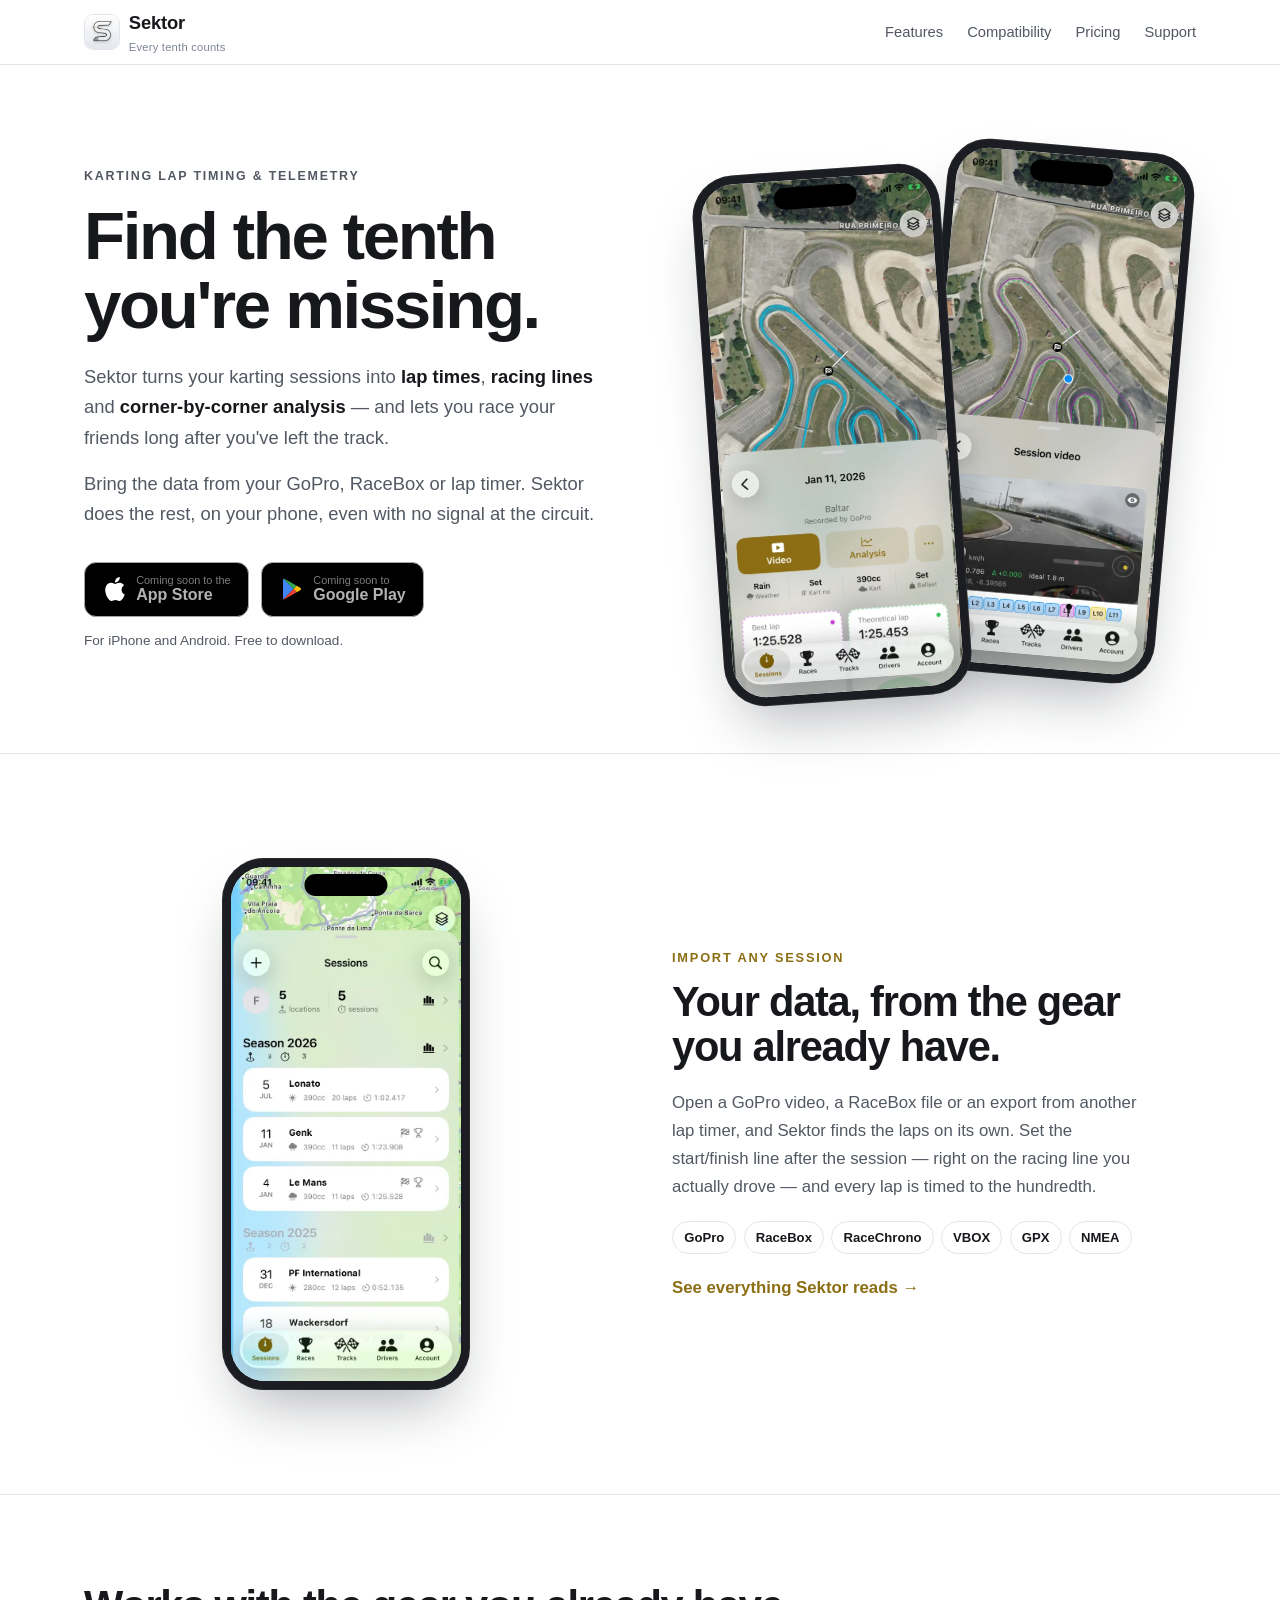
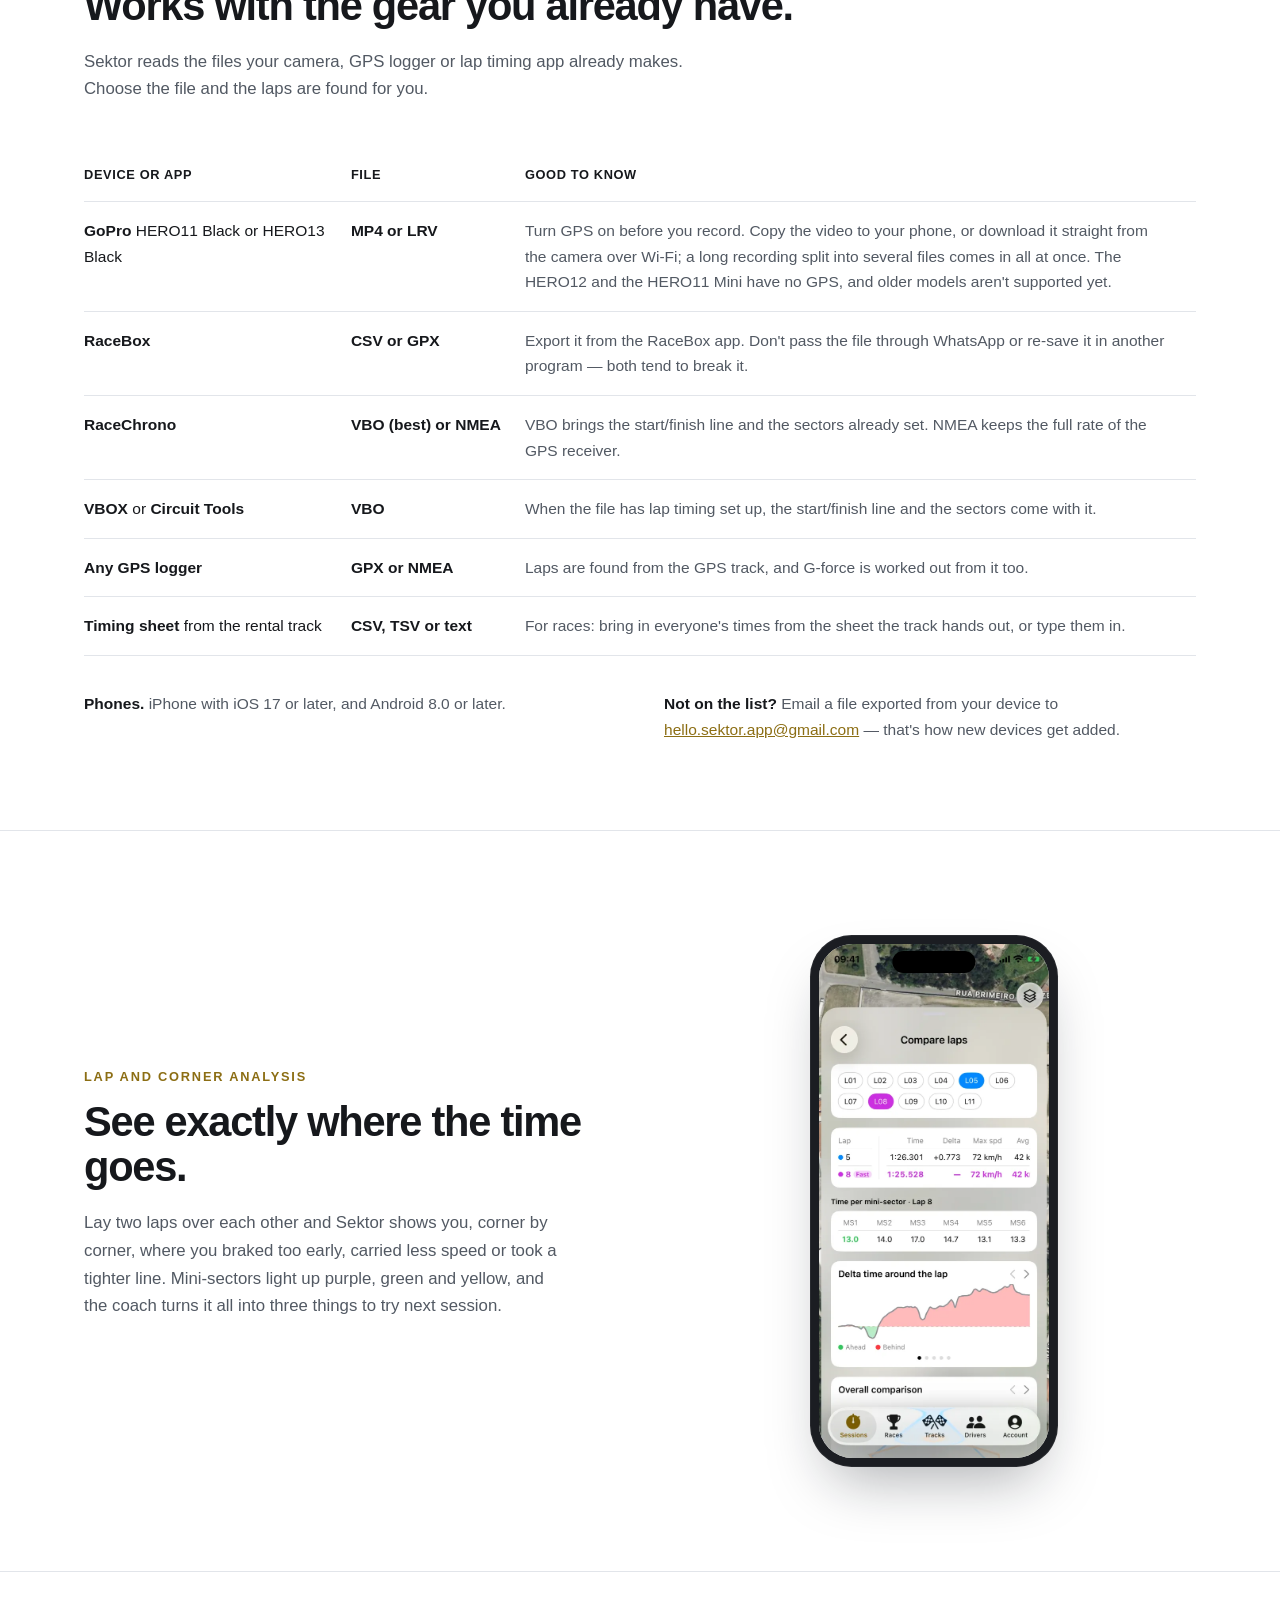
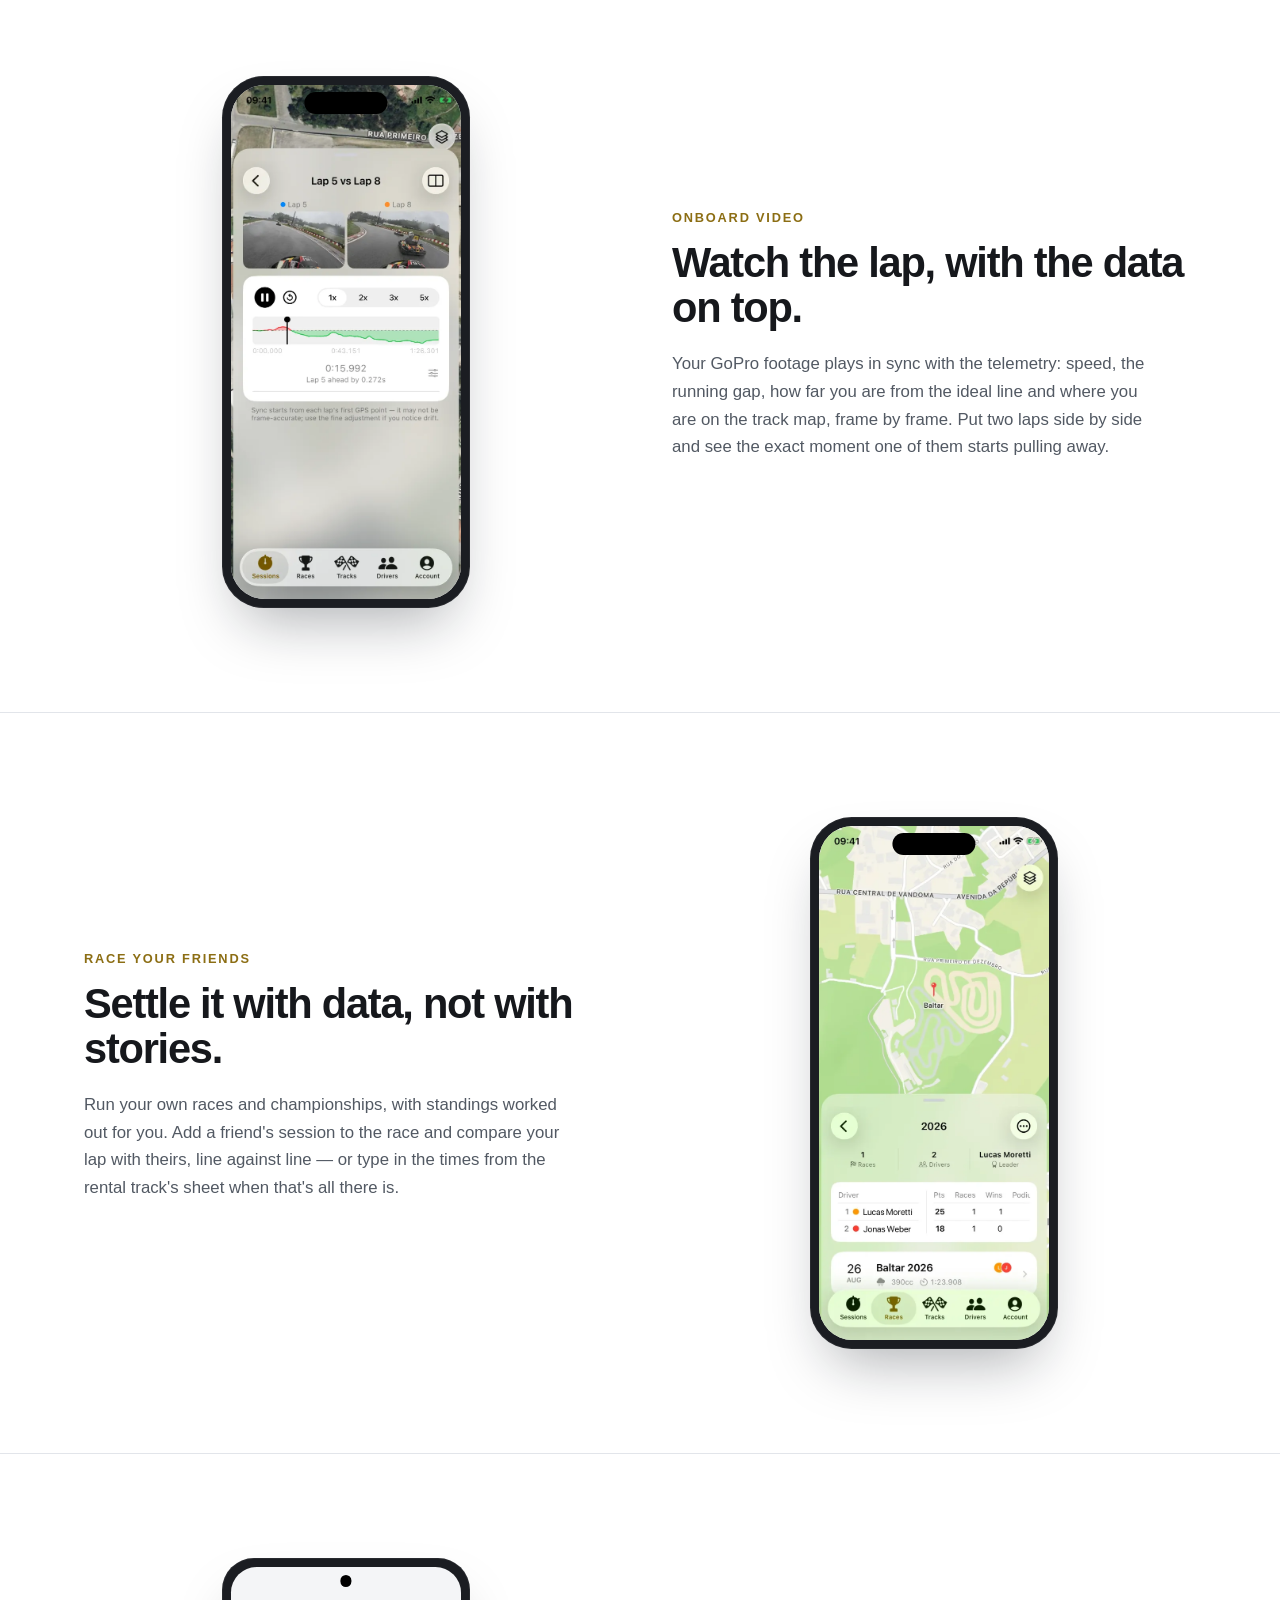
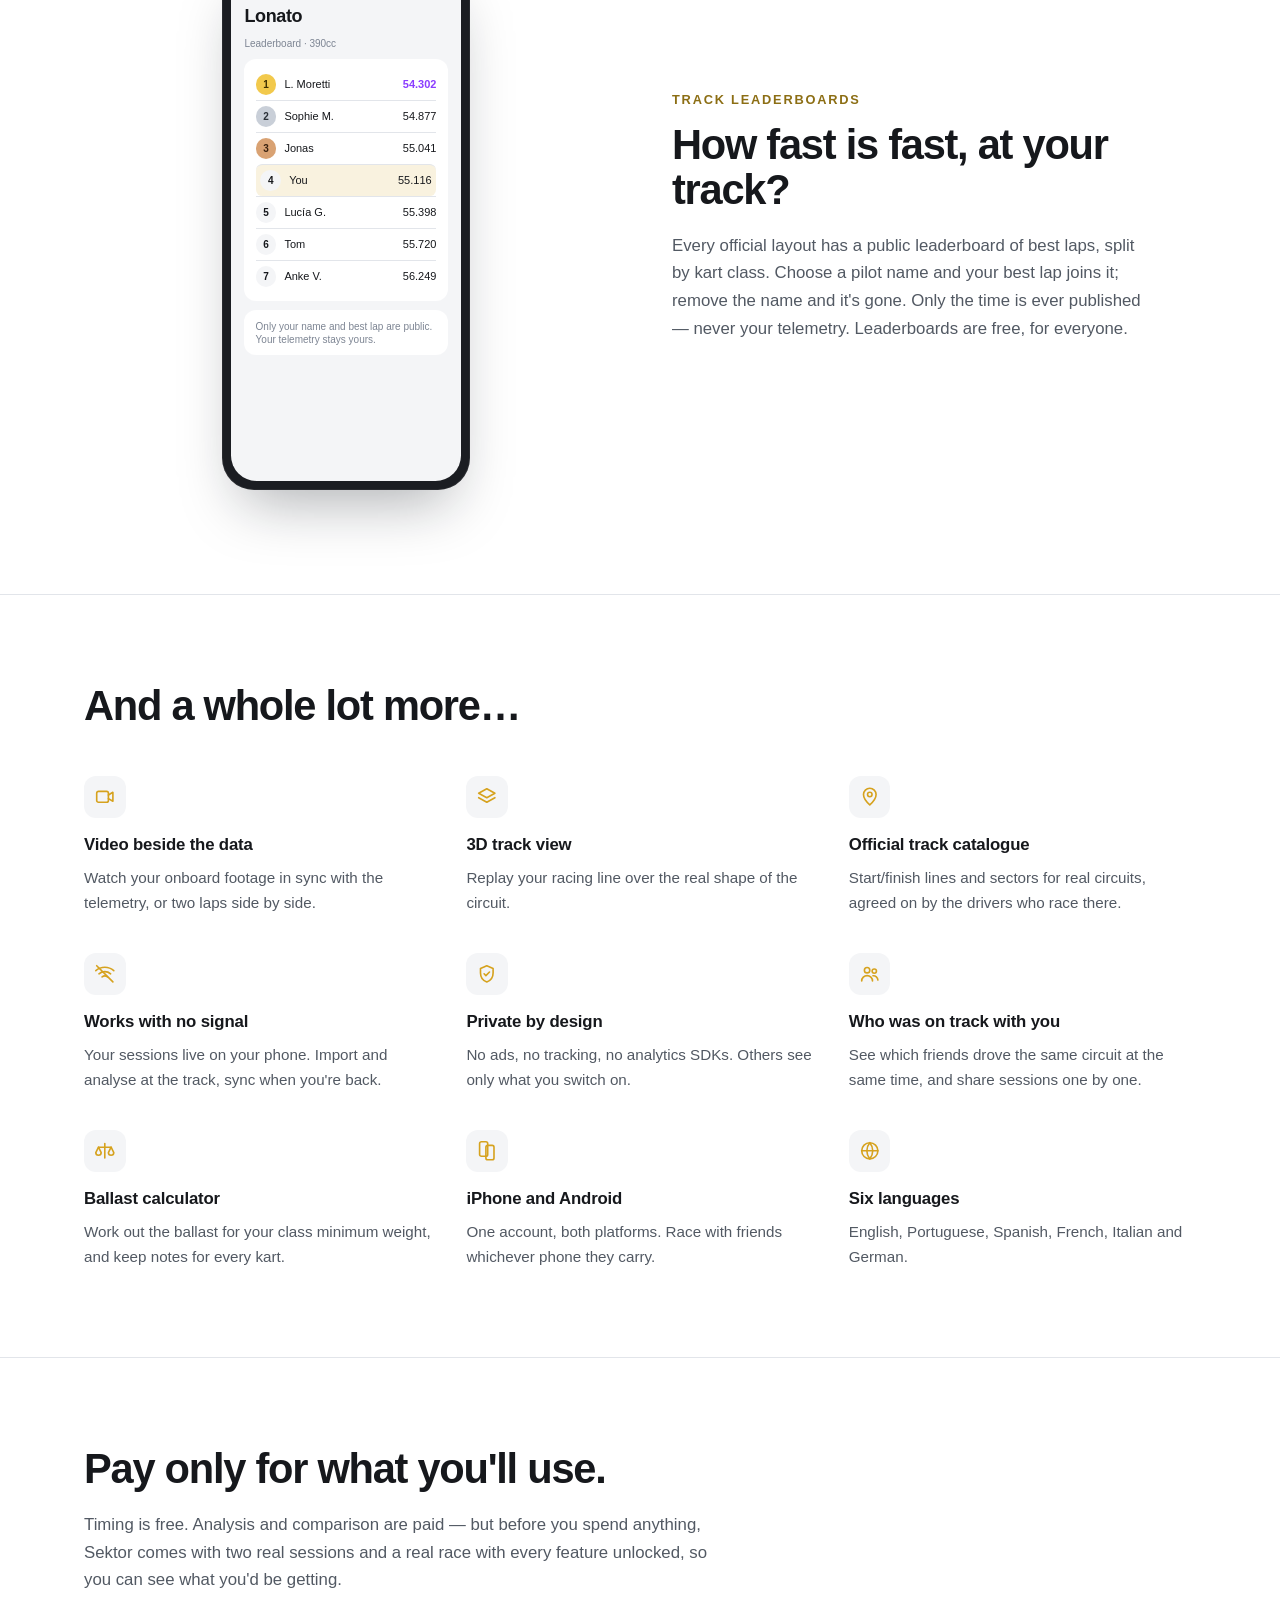
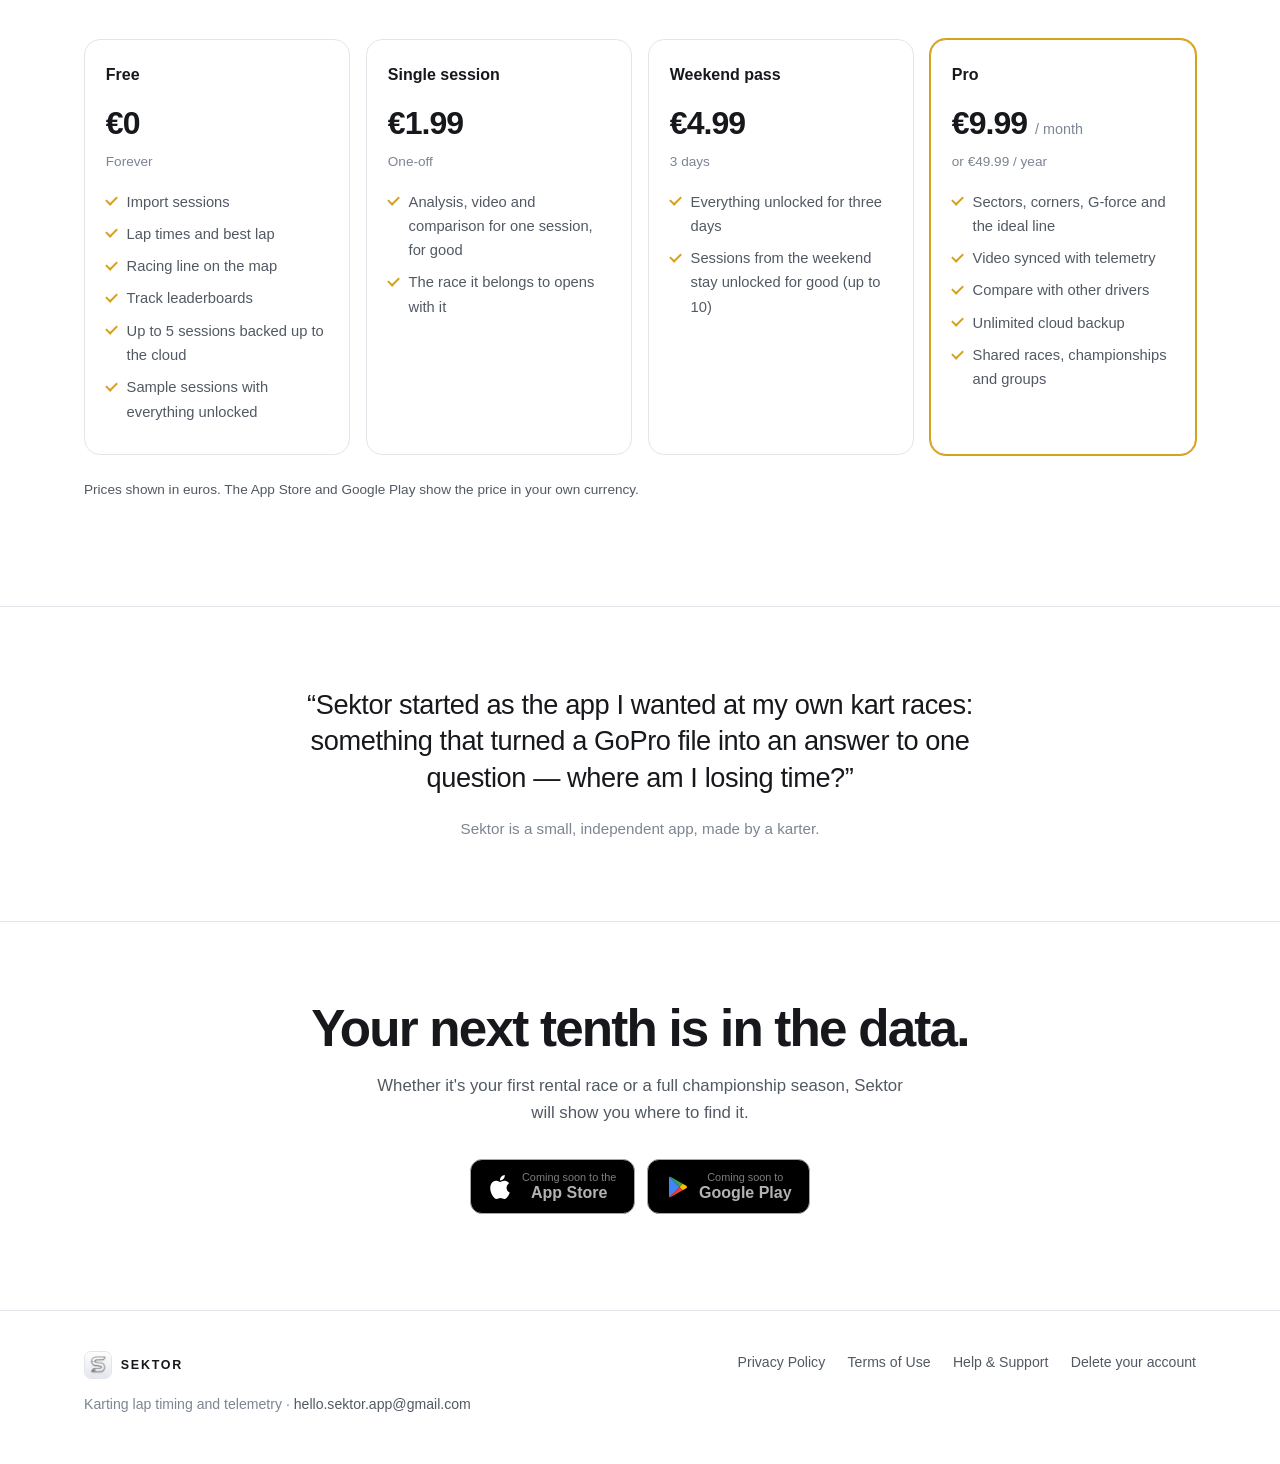
<file: index.html>
<!DOCTYPE html>
<html lang="en">
<head>
<meta charset="utf-8">
<meta name="viewport" content="width=device-width, initial-scale=1">
<title>Sektor · Karting lap timing and telemetry</title>
<meta name="description" content="Sektor turns your karting sessions into lap times, racing lines and corner-by-corner analysis — and lets you race your friends long after you've left the track. For iPhone and Android.">
<meta name="color-scheme" content="light">
<link rel="icon" type="image/png" sizes="32x32" href="favicon-32.png?v=5">
<link rel="apple-touch-icon" href="favicon-180.png?v=5">
<link rel="stylesheet" href="style.css">
</head>
<body class="home">

<svg width="0" height="0" style="position:absolute" aria-hidden="true">
  <defs>
    <linearGradient id="speed" x1="0" y1="0" x2="1" y2="1">
      <stop offset="0" stop-color="#e60514"/>
      <stop offset=".35" stop-color="#f2b705"/>
      <stop offset=".6" stop-color="#1fb85a"/>
      <stop offset=".85" stop-color="#f2b705"/>
      <stop offset="1" stop-color="#e60514"/>
    </linearGradient>
    <path id="track" d="M60 90 C60 65 85 60 105 70 L150 92 C172 103 170 130 148 134 L110 140 C95 143 95 158 110 162 L150 172 C175 179 172 212 148 216 L70 226 C45 229 35 210 45 195 L60 170 C68 158 62 145 50 140 C35 133 40 115 60 90 Z"/>
  </defs>
</svg>

<header class="topbar">
  <div class="container">
    <a class="brand" href="./"><img src="icon.png" alt=""><span>Sektor<small>Every tenth counts</small></span></a>
    <nav>
      <a href="#features">Features</a>
      <a href="#compatibility">Compatibility</a>
      <a href="#pricing">Pricing</a>
      <a href="suporte.html">Support</a>
    </nav>
  </div>
</header>

<main>

<section class="hero">
  <div class="container">
    <div>
      <p class="eyebrow">Karting lap timing &amp; telemetry</p>
      <h1>Find the tenth you're missing.</h1>
      <p class="lead">Sektor turns your karting sessions into <strong>lap times</strong>, <strong>racing lines</strong> and <strong>corner-by-corner analysis</strong> — and lets you race your friends long after you've left the track.</p>
      <p class="lead">Bring the data from your GoPro, RaceBox or lap timer. Sektor does the rest, on your phone, even with no signal at the circuit.</p>
      <div class="stores">
        <span class="store"><svg viewBox="0 0 24 24"><path d="M12.152 6.896c-.948 0-2.415-1.078-3.96-1.04-2.04.027-3.91 1.183-4.961 3.014-2.117 3.675-.546 9.103 1.519 12.09 1.013 1.454 2.208 3.09 3.792 3.039 1.52-.065 2.09-.987 3.935-.987 1.831 0 2.35.987 3.96.948 1.637-.026 2.676-1.48 3.676-2.948 1.156-1.688 1.636-3.325 1.662-3.415-.039-.013-3.182-1.221-3.22-4.857-.026-3.04 2.48-4.494 2.597-4.559-1.429-2.09-3.623-2.324-4.39-2.376-2-.156-3.675 1.09-4.61 1.09ZM15.53 3.83c.843-1.012 1.4-2.427 1.245-3.83-1.207.052-2.662.805-3.532 1.818-.78.896-1.454 2.338-1.273 3.714 1.338.104 2.715-.688 3.559-1.701"/></svg><span><span>Coming soon to the</span><b>App Store</b></span></span>
        <span class="store"><svg viewBox="0 0 24 24"><path fill="#4285F4" d="M3.6 1.8 13.5 12l-9.9 10.2c-.4-.2-.6-.6-.6-1.1V2.9c0-.5.2-.9.6-1.1Z"/><path fill="#34A853" d="M3.6 1.8c.3-.2.8-.2 1.3.1l11.8 6.8-3.2 3.3Z"/><path fill="#FBBC04" d="m16.7 8.7 3.6 2.1c.9.5.9 1.9 0 2.4l-3.6 2.1-3.2-3.3Z"/><path fill="#EA4335" d="M3.6 22.2 13.5 12l3.2 3.3-11.8 6.8c-.5.3-1 .3-1.3.1Z"/></svg><span><span>Coming soon to</span><b>Google Play</b></span></span>
      </div>
      <p class="store-note">For iPhone and Android. Free to download.</p>
    </div>

    <div class="phones" aria-hidden="true">
      <div class="phone ios">
        <div class="screen">
          <img src="screenshots/session-map.webp" alt="" width="600" height="1299">
        </div>
      </div>

      <div class="phone ios">
        <div class="screen">
          <img src="screenshots/video.webp" alt="" width="600" height="1299">
        </div>
      </div>
    </div>
  </div>
</section>

<section class="feature flip" id="features">
  <div class="container">
    <div class="copy">
      <h2>Import any session</h2>
      <h3>Your data, from the gear you already have.</h3>
      <p>Open a GoPro video, a RaceBox file or an export from another lap timer, and Sektor finds the laps on its own. Set the start/finish line after the session — right on the racing line you actually drove — and every lap is timed to the hundredth.</p>
      <ul class="chips">
        <li>GoPro</li><li>RaceBox</li><li>RaceChrono</li><li>VBOX</li><li>GPX</li><li>NMEA</li>
      </ul>
      <p class="see-all"><a href="#compatibility">See everything Sektor reads →</a></p>
    </div>
    <div class="visual" aria-hidden="true">
      <div class="phone ios solo">
        <div class="screen">
          <img src="screenshots/sessions-list.webp" alt="" loading="lazy" width="600" height="1299">
        </div>
      </div>
    </div>
  </div>
</section>

<section class="compat" id="compatibility">
  <div class="container">
    <h2 class="section-title">Works with the gear you already have.</h2>
    <p class="intro">Sektor reads the files your camera, GPS logger or lap timing app already makes. Choose the file and the laps are found for you.</p>
    <table>
      <thead><tr><th>Device or app</th><th>File</th><th>Good to know</th></tr></thead>
      <tbody>
        <tr><td><b>GoPro</b> HERO11 Black or HERO13 Black</td><td>MP4 or LRV</td><td>Turn GPS on before you record. Copy the video to your phone, or download it straight from the camera over Wi-Fi; a long recording split into several files comes in all at once. The HERO12 and the HERO11 Mini have no GPS, and older models aren't supported yet.</td></tr>
        <tr><td><b>RaceBox</b></td><td>CSV or GPX</td><td>Export it from the RaceBox app. Don't pass the file through WhatsApp or re-save it in another program — both tend to break it.</td></tr>
        <tr><td><b>RaceChrono</b></td><td>VBO (best) or NMEA</td><td>VBO brings the start/finish line and the sectors already set. NMEA keeps the full rate of the GPS receiver.</td></tr>
        <tr><td><b>VBOX</b> or <b>Circuit Tools</b></td><td>VBO</td><td>When the file has lap timing set up, the start/finish line and the sectors come with it.</td></tr>
        <tr><td><b>Any GPS logger</b></td><td>GPX or NMEA</td><td>Laps are found from the GPS track, and G-force is worked out from it too.</td></tr>
        <tr><td><b>Timing sheet</b> from the rental track</td><td>CSV, TSV or text</td><td>For races: bring in everyone's times from the sheet the track hands out, or type them in.</td></tr>
      </tbody>
    </table>
    <div class="compat-foot">
      <p><strong>Phones.</strong> iPhone with iOS 17 or later, and Android 8.0 or later.</p>
      <p><strong>Not on the list?</strong> Email a file exported from your device to <a href="mailto:hello.sektor.app@gmail.com">hello.sektor.app@gmail.com</a> — that's how new devices get added.</p>
    </div>
  </div>
</section>

<section class="feature">
  <div class="container">
    <div class="copy">
      <h2>Lap and corner analysis</h2>
      <h3>See exactly where the time goes.</h3>
      <p>Lay two laps over each other and Sektor shows you, corner by corner, where you braked too early, carried less speed or took a tighter line. Mini-sectors light up purple, green and yellow, and the coach turns it all into three things to try next session.</p>
    </div>
    <div class="visual" aria-hidden="true">
      <div class="phone ios solo">
        <div class="screen">
          <img src="screenshots/compare-laps.webp" alt="" loading="lazy" width="600" height="1299">
        </div>
      </div>
    </div>
  </div>
</section>

<section class="feature flip">
  <div class="container">
    <div class="copy">
      <h2>Onboard video</h2>
      <h3>Watch the lap, with the data on top.</h3>
      <p>Your GoPro footage plays in sync with the telemetry: speed, the running gap, how far you are from the ideal line and where you are on the track map, frame by frame. Put two laps side by side and see the exact moment one of them starts pulling away.</p>
    </div>
    <div class="visual" aria-hidden="true">
      <div class="phone ios solo">
        <div class="screen">
          <img src="screenshots/video-compare.webp" alt="" loading="lazy" width="600" height="1299">
        </div>
      </div>
    </div>
  </div>
</section>

<section class="feature">
  <div class="container">
    <div class="copy">
      <h2>Race your friends</h2>
      <h3>Settle it with data, not with stories.</h3>
      <p>Run your own races and championships, with standings worked out for you. Add a friend's session to the race and compare your lap with theirs, line against line — or type in the times from the rental track's sheet when that's all there is.</p>
    </div>
    <div class="visual" aria-hidden="true">
      <div class="phone ios solo">
        <div class="screen">
          <img src="screenshots/championship.webp" alt="" loading="lazy" width="600" height="1299">
        </div>
      </div>
    </div>
  </div>
</section>

<section class="feature flip">
  <div class="container">
    <div class="copy">
      <h2>Track leaderboards</h2>
      <h3>How fast is fast, at your track?</h3>
      <p>Every official layout has a public leaderboard of best laps, split by kart class. Choose a pilot name and your best lap joins it; remove the name and it's gone. Only the time is ever published — never your telemetry. Leaderboards are free, for everyone.</p>
    </div>
    <div class="visual" aria-hidden="true">
      <div class="phone android solo">
        <div class="screen">
          <div class="pane">
            <h3>Lonato</h3>
            <div class="sub">Leaderboard · 390cc</div>
            <div class="card">
              <ul class="rows">
                <li style="border-top:0"><span class="pos p1">1</span><span class="who">L. Moretti</span><span class="best">54.302</span></li>
                <li><span class="pos p2">2</span><span class="who">Sophie M.</span><span>54.877</span></li>
                <li><span class="pos p3">3</span><span class="who">Jonas</span><span>55.041</span></li>
                <li class="me"><span class="pos">4</span><span class="who">You</span><span>55.116</span></li>
                <li><span class="pos">5</span><span class="who">Lucía G.</span><span>55.398</span></li>
                <li><span class="pos">6</span><span class="who">Tom</span><span>55.720</span></li>
                <li><span class="pos">7</span><span class="who">Anke V.</span><span>56.249</span></li>
              </ul>
            </div>
            <div class="card">
              <div class="sub">Only your name and best lap are public. Your telemetry stays yours.</div>
            </div>
          </div>
        </div>
      </div>
    </div>
  </div>
</section>

<section class="more">
  <div class="container">
    <h2 class="section-title">And a whole lot more…</h2>
    <div class="grid">
      <div>
        <div class="icon"><svg viewBox="0 0 24 24"><rect x="3" y="6" width="13" height="12" rx="2"/><path d="m16 10 5-3v10l-5-3"/></svg></div>
        <h4>Video beside the data</h4>
        <p>Watch your onboard footage in sync with the telemetry, or two laps side by side.</p>
      </div>
      <div>
        <div class="icon"><svg viewBox="0 0 24 24"><path d="M12 3 3 8l9 5 9-5-9-5Z"/><path d="m3 13 9 5 9-5"/></svg></div>
        <h4>3D track view</h4>
        <p>Replay your racing line over the real shape of the circuit.</p>
      </div>
      <div>
        <div class="icon"><svg viewBox="0 0 24 24"><path d="M12 21s-7-6.2-7-11.5A7 7 0 0 1 19 9.5C19 14.8 12 21 12 21Z"/><circle cx="12" cy="9.5" r="2.5"/></svg></div>
        <h4>Official track catalogue</h4>
        <p>Start/finish lines and sectors for real circuits, agreed on by the drivers who race there.</p>
      </div>
      <div>
        <div class="icon"><svg viewBox="0 0 24 24"><path d="M2 8.5a15 15 0 0 1 20 0"/><path d="M5.5 12a10 10 0 0 1 13 0"/><path d="M9 15.5a5 5 0 0 1 6 0"/><path d="M3 3l18 18"/></svg></div>
        <h4>Works with no signal</h4>
        <p>Your sessions live on your phone. Import and analyse at the track, sync when you're back.</p>
      </div>
      <div>
        <div class="icon"><svg viewBox="0 0 24 24"><path d="M12 3 5 6v5c0 4.5 3 8.5 7 10 4-1.5 7-5.5 7-10V6l-7-3Z"/><path d="m9 12 2 2 4-4"/></svg></div>
        <h4>Private by design</h4>
        <p>No ads, no tracking, no analytics SDKs. Others see only what you switch on.</p>
      </div>
      <div>
        <div class="icon"><svg viewBox="0 0 24 24"><circle cx="9" cy="8" r="3"/><path d="M3 20a6 6 0 0 1 12 0"/><circle cx="17" cy="9" r="2.4"/><path d="M15.5 14.2A5 5 0 0 1 21 19"/></svg></div>
        <h4>Who was on track with you</h4>
        <p>See which friends drove the same circuit at the same time, and share sessions one by one.</p>
      </div>
      <div>
        <div class="icon"><svg viewBox="0 0 24 24"><path d="M12 4v16"/><path d="M5 8h14"/><path d="m5 8-3 6a3 3 0 0 0 6 0L5 8Z"/><path d="m19 8-3 6a3 3 0 0 0 6 0l-3-6Z"/></svg></div>
        <h4>Ballast calculator</h4>
        <p>Work out the ballast for your class minimum weight, and keep notes for every kart.</p>
      </div>
      <div>
        <div class="icon"><svg viewBox="0 0 24 24"><rect x="4" y="2" width="9" height="16" rx="2"/><rect x="11" y="6" width="9" height="16" rx="2"/></svg></div>
        <h4>iPhone and Android</h4>
        <p>One account, both platforms. Race with friends whichever phone they carry.</p>
      </div>
      <div>
        <div class="icon"><svg viewBox="0 0 24 24"><circle cx="12" cy="12" r="9"/><path d="M3 12h18"/><path d="M12 3a14 14 0 0 1 0 18a14 14 0 0 1 0-18Z"/></svg></div>
        <h4>Six languages</h4>
        <p>English, Portuguese, Spanish, French, Italian and German.</p>
      </div>
    </div>
  </div>
</section>

<section class="pricing" id="pricing">
  <div class="container">
    <h2 class="section-title">Pay only for what you'll use.</h2>
    <p class="intro">Timing is free. Analysis and comparison are paid — but before you spend anything, Sektor comes with two real sessions and a real race with every feature unlocked, so you can see what you'd be getting.</p>
    <div class="plans">
      <div class="plan">
        <h4>Free</h4>
        <div class="price">€0</div>
        <p class="alt">Forever</p>
        <ul>
          <li>Import sessions</li>
          <li>Lap times and best lap</li>
          <li>Racing line on the map</li>
          <li>Track leaderboards</li>
          <li>Up to 5 sessions backed up to the cloud</li>
          <li>Sample sessions with everything unlocked</li>
        </ul>
      </div>
      <div class="plan">
        <h4>Single session</h4>
        <div class="price">€1.99</div>
        <p class="alt">One-off</p>
        <ul>
          <li>Analysis, video and comparison for one session, for good</li>
          <li>The race it belongs to opens with it</li>
        </ul>
      </div>
      <div class="plan">
        <h4>Weekend pass</h4>
        <div class="price">€4.99</div>
        <p class="alt">3 days</p>
        <ul>
          <li>Everything unlocked for three days</li>
          <li>Sessions from the weekend stay unlocked for good (up to 10)</li>
        </ul>
      </div>
      <div class="plan featured">
        <h4>Pro</h4>
        <div class="price">€9.99 <small>/ month</small></div>
        <p class="alt">or €49.99 / year</p>
        <ul>
          <li>Sectors, corners, G-force and the ideal line</li>
          <li>Video synced with telemetry</li>
          <li>Compare with other drivers</li>
          <li>Unlimited cloud backup</li>
          <li>Shared races, championships and groups</li>
        </ul>
      </div>
    </div>
    <p class="fineprint">Prices shown in euros. The App Store and Google Play show the price in your own currency.</p>
  </div>
</section>

<section class="maker">
  <div class="container">
    <blockquote>“Sektor started as the app I wanted at my own kart races: something that turned a GoPro file into an answer to one question — where am I losing time?”</blockquote>
    <cite>Sektor is a small, independent app, made by a karter.</cite>
  </div>
</section>

<section class="cta">
  <div class="container">
    <h2>Your next tenth is in the data.</h2>
    <p>Whether it's your first rental race or a full championship season, Sektor will show you where to find it.</p>
    <div class="stores">
      <span class="store"><svg viewBox="0 0 24 24"><path d="M12.152 6.896c-.948 0-2.415-1.078-3.96-1.04-2.04.027-3.91 1.183-4.961 3.014-2.117 3.675-.546 9.103 1.519 12.09 1.013 1.454 2.208 3.09 3.792 3.039 1.52-.065 2.09-.987 3.935-.987 1.831 0 2.35.987 3.96.948 1.637-.026 2.676-1.48 3.676-2.948 1.156-1.688 1.636-3.325 1.662-3.415-.039-.013-3.182-1.221-3.22-4.857-.026-3.04 2.48-4.494 2.597-4.559-1.429-2.09-3.623-2.324-4.39-2.376-2-.156-3.675 1.09-4.61 1.09ZM15.53 3.83c.843-1.012 1.4-2.427 1.245-3.83-1.207.052-2.662.805-3.532 1.818-.78.896-1.454 2.338-1.273 3.714 1.338.104 2.715-.688 3.559-1.701"/></svg><span><span>Coming soon to the</span><b>App Store</b></span></span>
      <span class="store"><svg viewBox="0 0 24 24"><path fill="#4285F4" d="M3.6 1.8 13.5 12l-9.9 10.2c-.4-.2-.6-.6-.6-1.1V2.9c0-.5.2-.9.6-1.1Z"/><path fill="#34A853" d="M3.6 1.8c.3-.2.8-.2 1.3.1l11.8 6.8-3.2 3.3Z"/><path fill="#FBBC04" d="m16.7 8.7 3.6 2.1c.9.5.9 1.9 0 2.4l-3.6 2.1-3.2-3.3Z"/><path fill="#EA4335" d="M3.6 22.2 13.5 12l3.2 3.3-11.8 6.8c-.5.3-1 .3-1.3.1Z"/></svg><span><span>Coming soon to</span><b>Google Play</b></span></span>
    </div>
  </div>
</section>

</main>

<footer class="footer">
  <div class="container">
    <div>
      <a class="brand" href="./" style="color:var(--ink);font-weight:700"><img src="icon.png" alt="">Sektor</a>
      <p>Karting lap timing and telemetry · <a href="mailto:hello.sektor.app@gmail.com">hello.sektor.app@gmail.com</a></p>
    </div>
    <nav>
      <a href="privacidade.html">Privacy Policy</a>
      <a href="termos.html">Terms of Use</a>
      <a href="suporte.html">Help &amp; Support</a>
      <a href="apagar-conta.html">Delete your account</a>
    </nav>
  </div>
</footer>

</body>
</html>
</file>
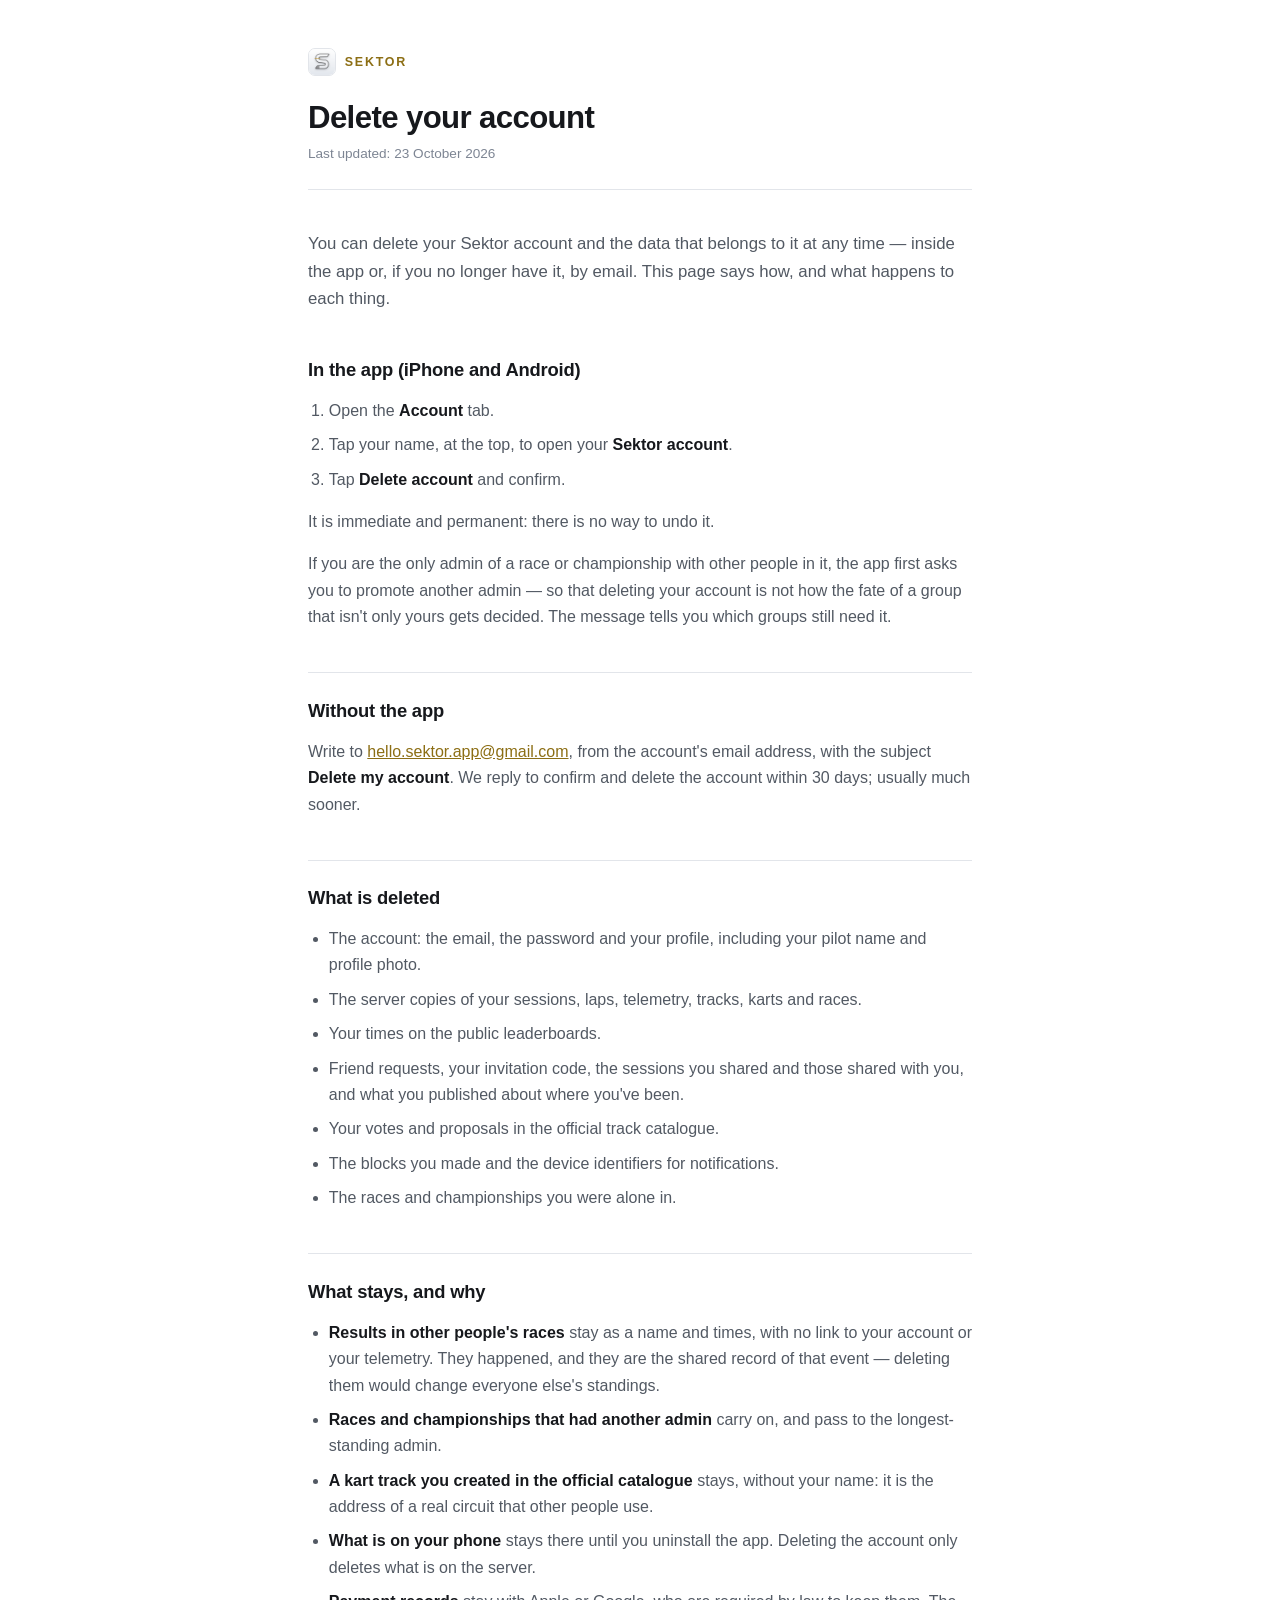
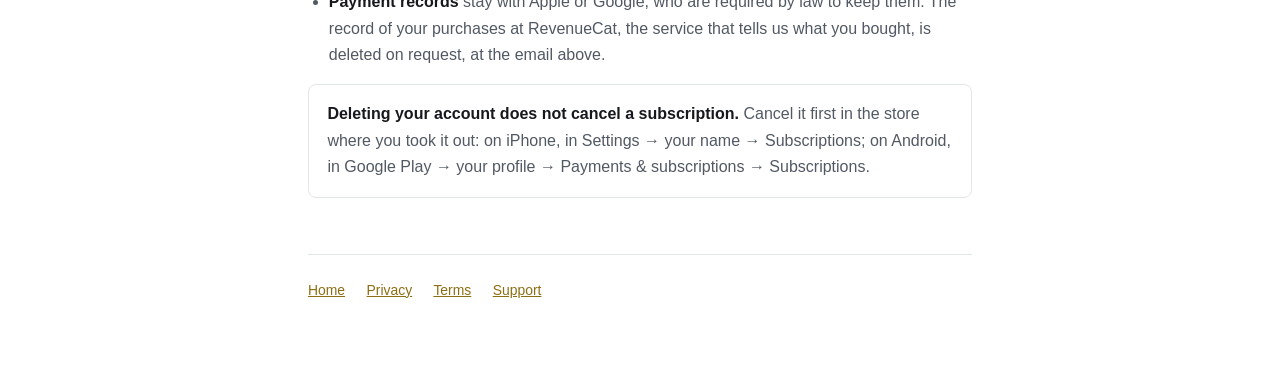
<file: apagar-conta.html>
<!DOCTYPE html>
<html lang="en">
<head>
<meta charset="utf-8">
<meta name="viewport" content="width=device-width, initial-scale=1">
<title>Delete your account · Sektor</title>
<link rel="icon" type="image/png" sizes="32x32" href="favicon-32.png?v=5">
<link rel="apple-touch-icon" href="favicon-180.png?v=5">
<link rel="stylesheet" href="style.css">
</head>
<body>
<div class="wrap">

<header class="site">
  <a class="brand" href="./"><img src="icon.png" alt="">Sektor</a>
  <h1>Delete your account</h1>
  <p class="updated">Last updated: 23 October 2026</p>
</header>

<p class="lead">You can delete your Sektor account and the data that belongs to it at any time — inside the app or, if you no longer have it, by email. This page says how, and what happens to each thing.</p>

<h2>In the app (iPhone and Android)</h2>
<ol>
  <li>Open the <strong>Account</strong> tab.</li>
  <li>Tap your name, at the top, to open your <strong>Sektor account</strong>.</li>
  <li>Tap <strong>Delete account</strong> and confirm.</li>
</ol>
<p>It is immediate and permanent: there is no way to undo it.</p>
<p>If you are the only admin of a race or championship with other people in it, the app first asks you to promote another admin — so that deleting your account is not how the fate of a group that isn't only yours gets decided. The message tells you which groups still need it.</p>

<h2>Without the app</h2>
<p>Write to <a href="mailto:hello.sektor.app@gmail.com?subject=Delete%20my%20account">hello.sektor.app@gmail.com</a>, from the account's email address, with the subject <strong>Delete my account</strong>. We reply to confirm and delete the account within 30 days; usually much sooner.</p>

<h2>What is deleted</h2>
<ul>
  <li>The account: the email, the password and your profile, including your pilot name and profile photo.</li>
  <li>The server copies of your sessions, laps, telemetry, tracks, karts and races.</li>
  <li>Your times on the public leaderboards.</li>
  <li>Friend requests, your invitation code, the sessions you shared and those shared with you, and what you published about where you've been.</li>
  <li>Your votes and proposals in the official track catalogue.</li>
  <li>The blocks you made and the device identifiers for notifications.</li>
  <li>The races and championships you were alone in.</li>
</ul>

<h2>What stays, and why</h2>
<ul>
  <li><strong>Results in other people's races</strong> stay as a name and times, with no link to your account or your telemetry. They happened, and they are the shared record of that event — deleting them would change everyone else's standings.</li>
  <li><strong>Races and championships that had another admin</strong> carry on, and pass to the longest-standing admin.</li>
  <li><strong>A kart track you created in the official catalogue</strong> stays, without your name: it is the address of a real circuit that other people use.</li>
  <li><strong>What is on your phone</strong> stays there until you uninstall the app. Deleting the account only deletes what is on the server.</li>
  <li><strong>Payment records</strong> stay with Apple or Google, who are required by law to keep them. The record of your purchases at RevenueCat, the service that tells us what you bought, is deleted on request, at the email above.</li>
</ul>

<div class="box">
  <p><strong>Deleting your account does not cancel a subscription.</strong> Cancel it first in the store where you took it out: on iPhone, in Settings → your name → Subscriptions; on Android, in Google Play → your profile → Payments &amp; subscriptions → Subscriptions.</p>
</div>

<footer class="site">
  <a href="./">Home</a>
  <a href="privacidade.html">Privacy</a>
  <a href="termos.html">Terms</a>
  <a href="suporte.html">Support</a>
</footer>

</div>
</body>
</html>
</file>
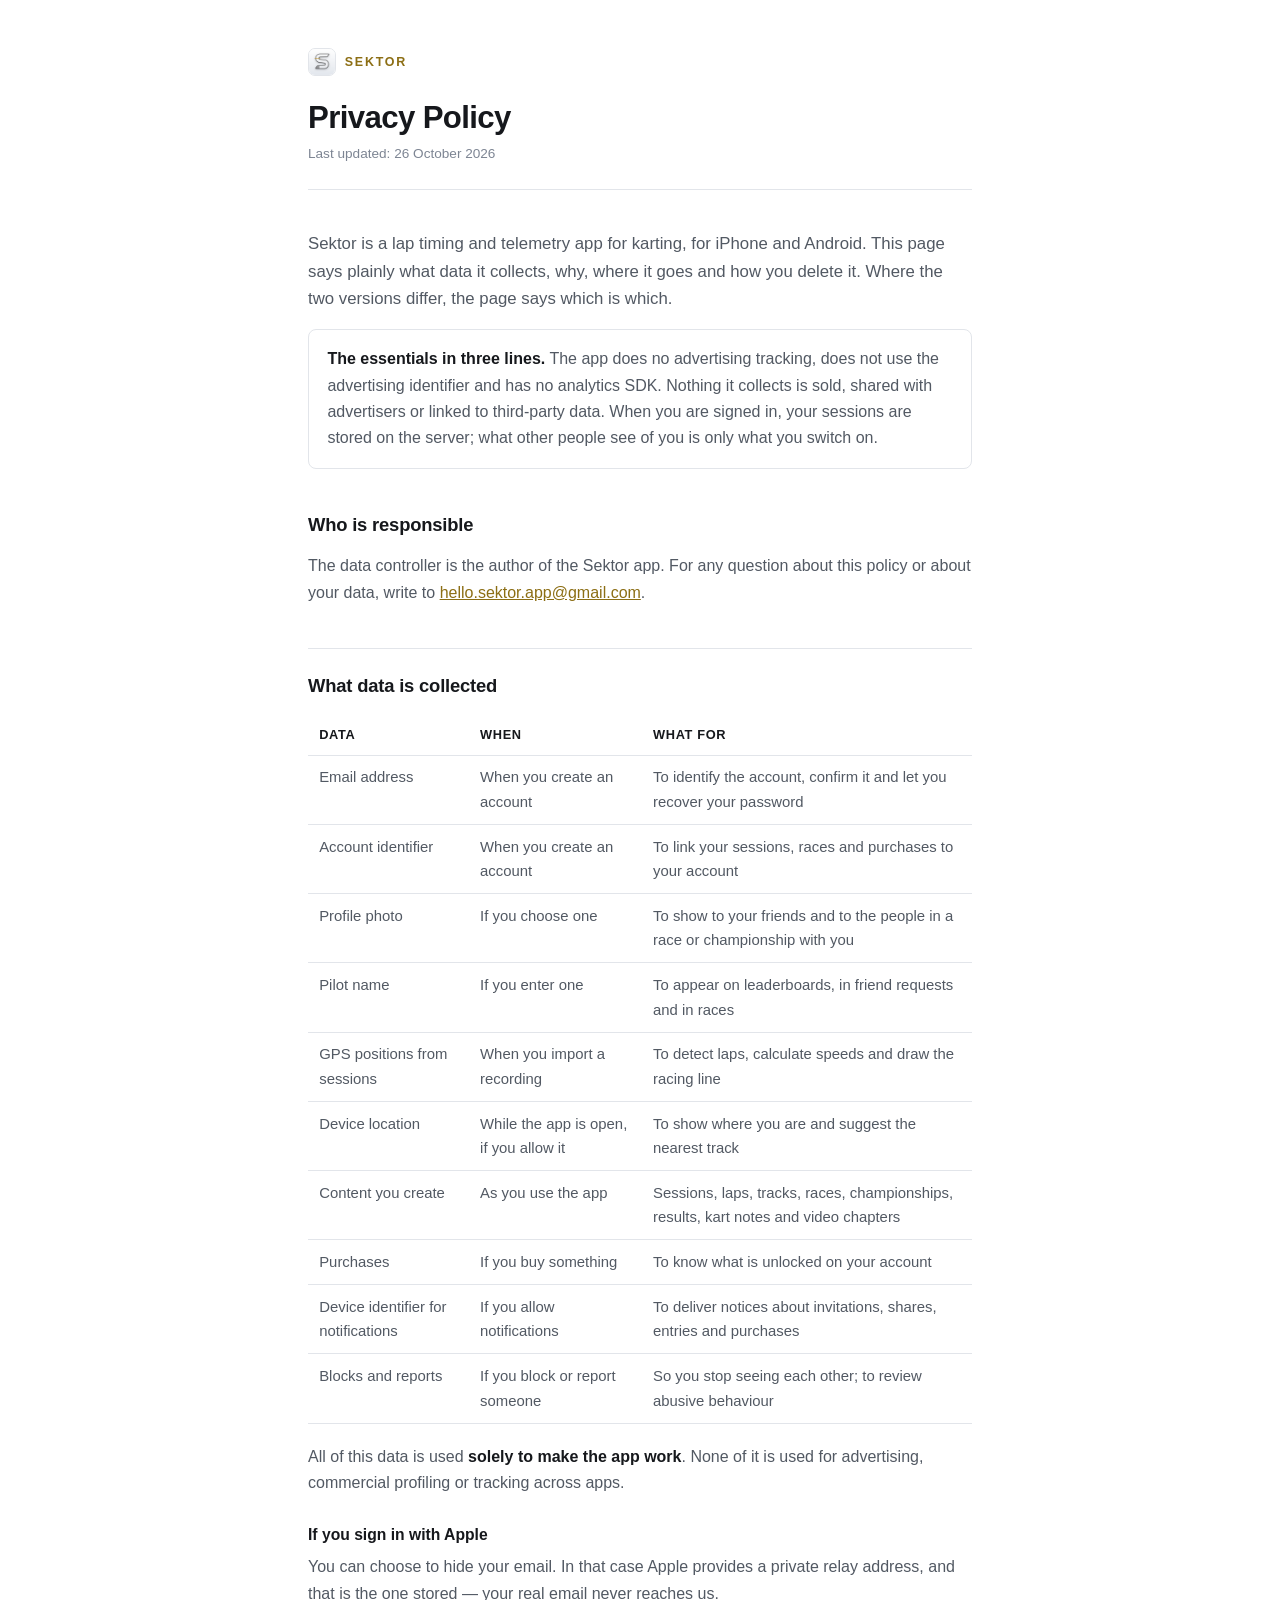
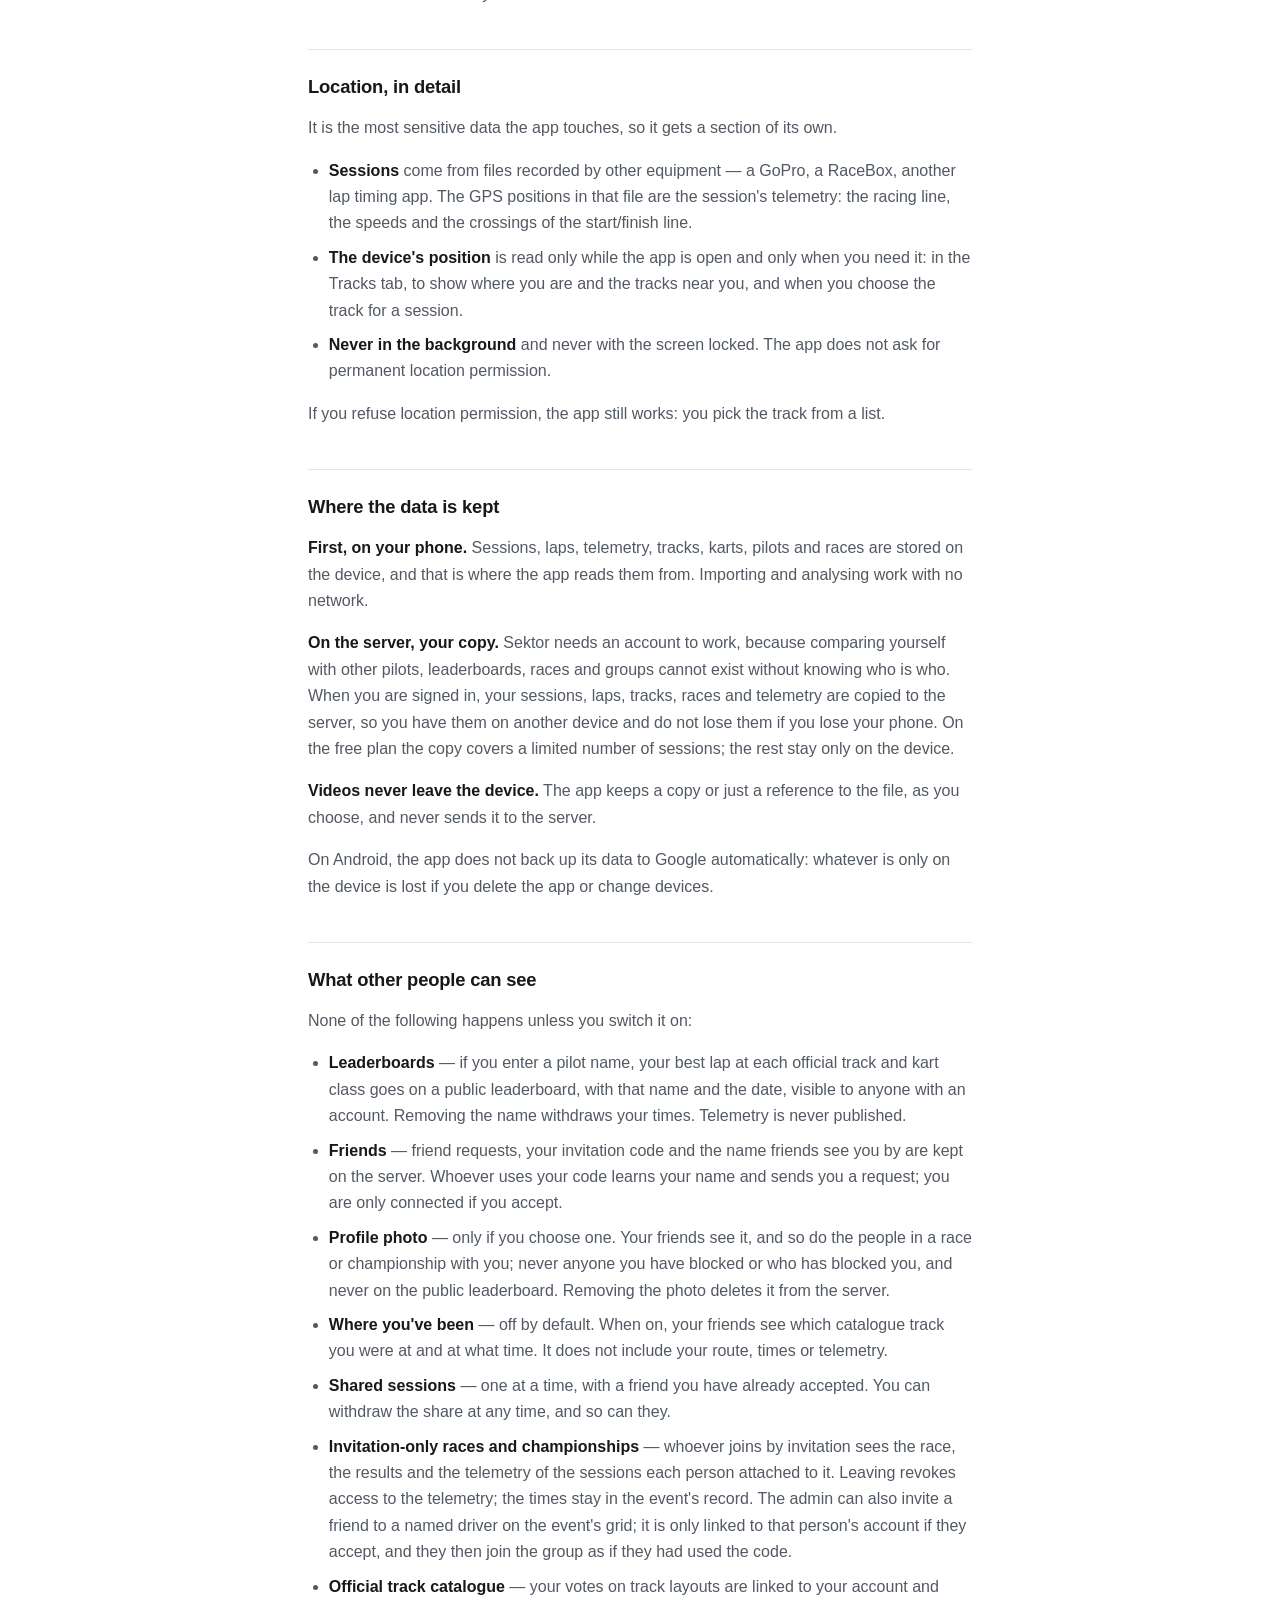
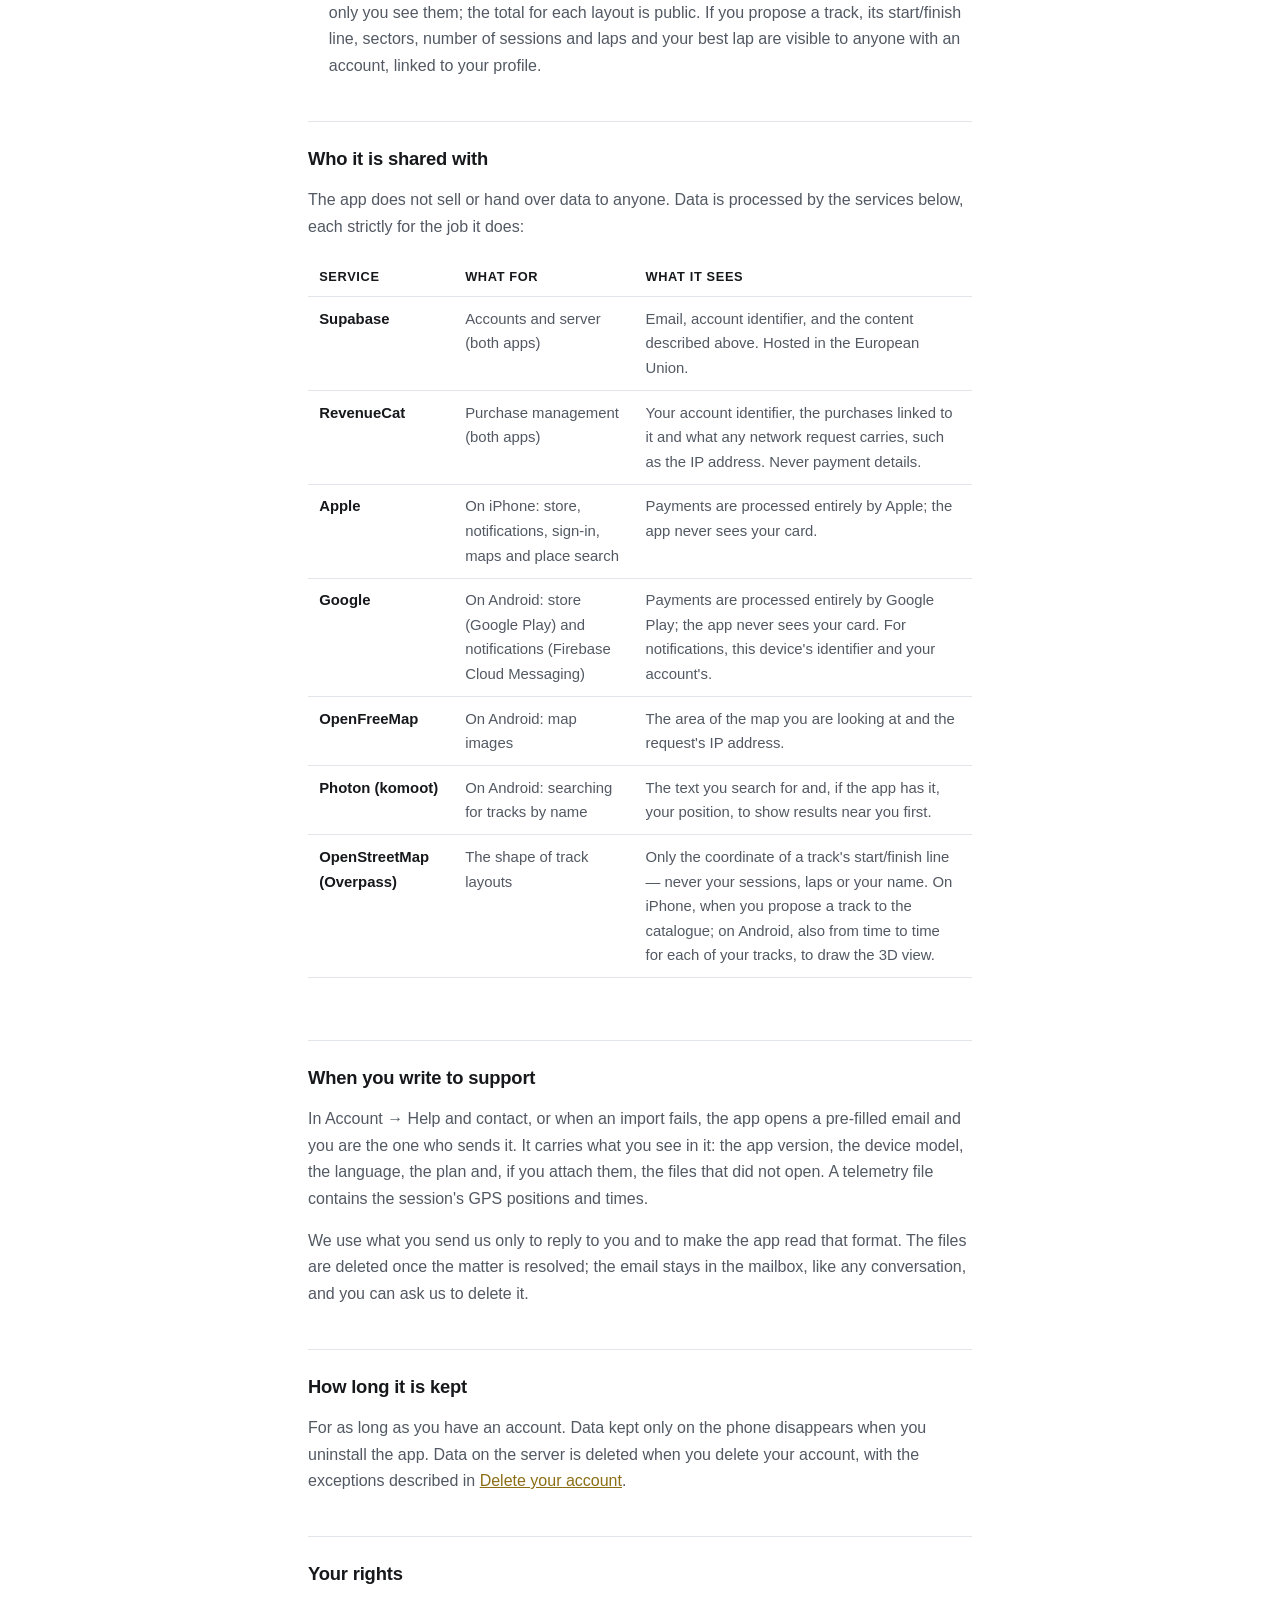
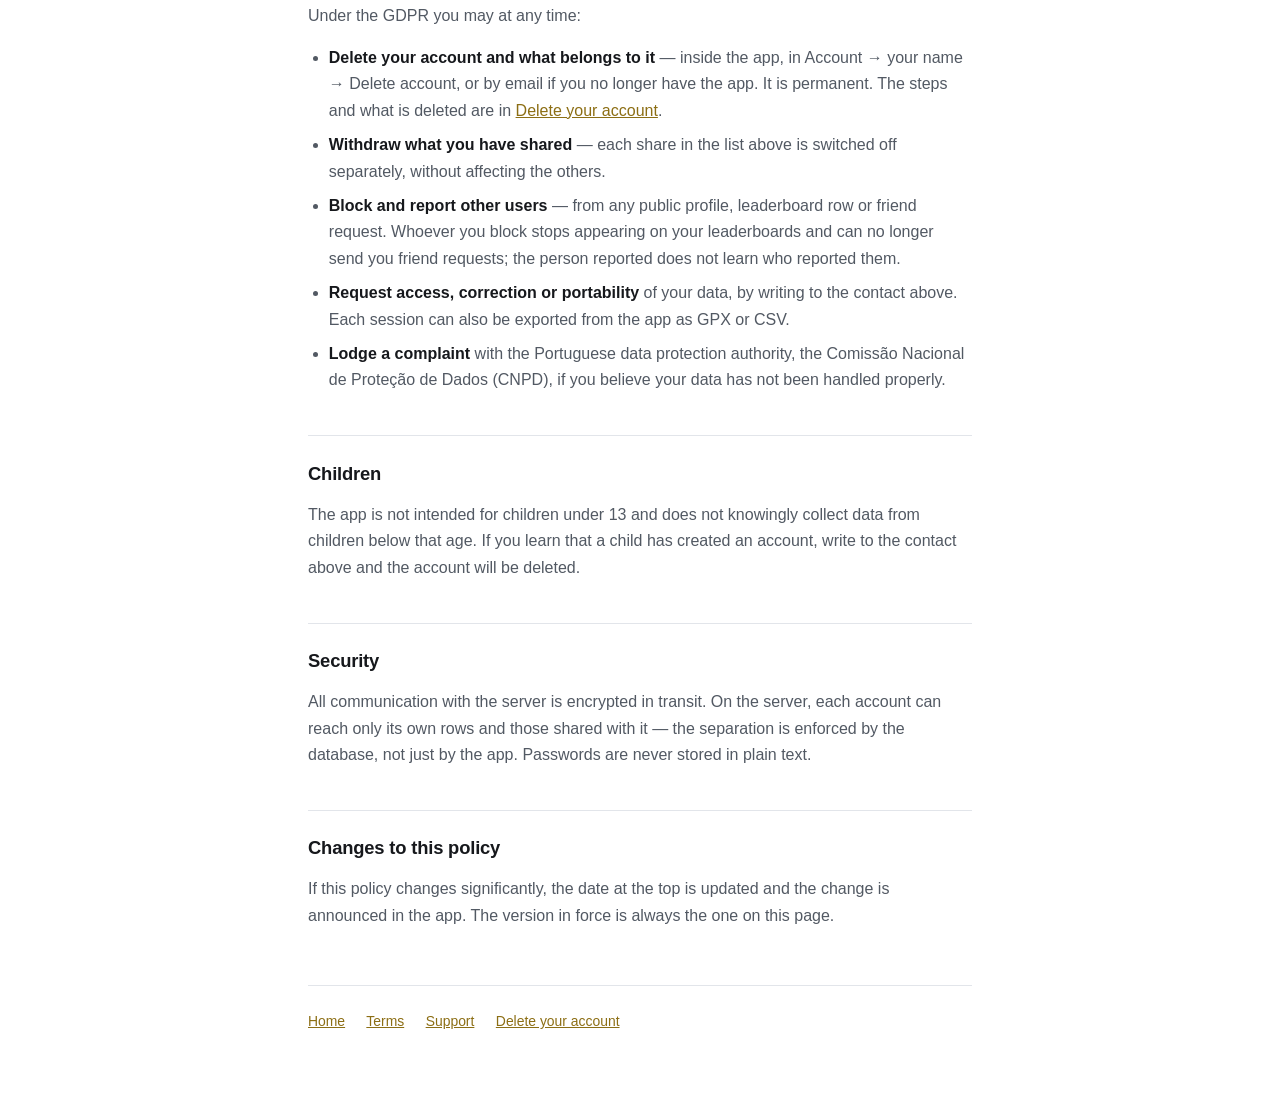
<file: privacidade.html>
<!DOCTYPE html>
<html lang="en">
<head>
<meta charset="utf-8">
<meta name="viewport" content="width=device-width, initial-scale=1">
<title>Privacy Policy · Sektor</title>
<link rel="icon" type="image/png" sizes="32x32" href="favicon-32.png?v=5">
<link rel="apple-touch-icon" href="favicon-180.png?v=5">
<link rel="stylesheet" href="style.css">
</head>
<body>
<div class="wrap">

<header class="site">
  <a class="brand" href="./"><img src="icon.png" alt="">Sektor</a>
  <h1>Privacy Policy</h1>
  <p class="updated">Last updated: 26 October 2026</p>
</header>

<p class="lead">Sektor is a lap timing and telemetry app for karting, for iPhone and Android. This page says plainly what data it collects, why, where it goes and how you delete it. Where the two versions differ, the page says which is which.</p>

<div class="box">
  <p><strong>The essentials in three lines.</strong> The app does no advertising tracking, does not use the advertising identifier and has no analytics SDK. Nothing it collects is sold, shared with advertisers or linked to third-party data. When you are signed in, your sessions are stored on the server; what other people see of you is only what you switch on.</p>
</div>

<h2>Who is responsible</h2>
<p>The data controller is the author of the Sektor app. For any question about this policy or about your data, write to <a href="mailto:hello.sektor.app@gmail.com">hello.sektor.app@gmail.com</a>.</p>

<h2>What data is collected</h2>
<div class="wide">
<table>
  <thead><tr><th>Data</th><th>When</th><th>What for</th></tr></thead>
  <tbody>
    <tr><td>Email address</td><td>When you create an account</td><td>To identify the account, confirm it and let you recover your password</td></tr>
    <tr><td>Account identifier</td><td>When you create an account</td><td>To link your sessions, races and purchases to your account</td></tr>
    <tr><td>Profile photo</td><td>If you choose one</td><td>To show to your friends and to the people in a race or championship with you</td></tr>
    <tr><td>Pilot name</td><td>If you enter one</td><td>To appear on leaderboards, in friend requests and in races</td></tr>
    <tr><td>GPS positions from sessions</td><td>When you import a recording</td><td>To detect laps, calculate speeds and draw the racing line</td></tr>
    <tr><td>Device location</td><td>While the app is open, if you allow it</td><td>To show where you are and suggest the nearest track</td></tr>
    <tr><td>Content you create</td><td>As you use the app</td><td>Sessions, laps, tracks, races, championships, results, kart notes and video chapters</td></tr>
    <tr><td>Purchases</td><td>If you buy something</td><td>To know what is unlocked on your account</td></tr>
    <tr><td>Device identifier for notifications</td><td>If you allow notifications</td><td>To deliver notices about invitations, shares, entries and purchases</td></tr>
    <tr><td>Blocks and reports</td><td>If you block or report someone</td><td>So you stop seeing each other; to review abusive behaviour</td></tr>
  </tbody>
</table>
</div>

<p>All of this data is used <strong>solely to make the app work</strong>. None of it is used for advertising, commercial profiling or tracking across apps.</p>

<h3>If you sign in with Apple</h3>
<p>You can choose to hide your email. In that case Apple provides a private relay address, and that is the one stored — your real email never reaches us.</p>

<h2>Location, in detail</h2>
<p>It is the most sensitive data the app touches, so it gets a section of its own.</p>
<ul>
  <li><strong>Sessions</strong> come from files recorded by other equipment — a GoPro, a RaceBox, another lap timing app. The GPS positions in that file are the session's telemetry: the racing line, the speeds and the crossings of the start/finish line.</li>
  <li><strong>The device's position</strong> is read only while the app is open and only when you need it: in the Tracks tab, to show where you are and the tracks near you, and when you choose the track for a session.</li>
  <li><strong>Never in the background</strong> and never with the screen locked. The app does not ask for permanent location permission.</li>
</ul>
<p>If you refuse location permission, the app still works: you pick the track from a list.</p>

<h2>Where the data is kept</h2>
<p><strong>First, on your phone.</strong> Sessions, laps, telemetry, tracks, karts, pilots and races are stored on the device, and that is where the app reads them from. Importing and analysing work with no network.</p>
<p><strong>On the server, your copy.</strong> Sektor needs an account to work, because comparing yourself with other pilots, leaderboards, races and groups cannot exist without knowing who is who. When you are signed in, your sessions, laps, tracks, races and telemetry are copied to the server, so you have them on another device and do not lose them if you lose your phone. On the free plan the copy covers a limited number of sessions; the rest stay only on the device.</p>
<p><strong>Videos never leave the device.</strong> The app keeps a copy or just a reference to the file, as you choose, and never sends it to the server.</p>
<p>On Android, the app does not back up its data to Google automatically: whatever is only on the device is lost if you delete the app or change devices.</p>

<h2>What other people can see</h2>
<p>None of the following happens unless you switch it on:</p>
<ul>
  <li><strong>Leaderboards</strong> — if you enter a pilot name, your best lap at each official track and kart class goes on a public leaderboard, with that name and the date, visible to anyone with an account. Removing the name withdraws your times. Telemetry is never published.</li>
  <li><strong>Friends</strong> — friend requests, your invitation code and the name friends see you by are kept on the server. Whoever uses your code learns your name and sends you a request; you are only connected if you accept.</li>
  <li><strong>Profile photo</strong> — only if you choose one. Your friends see it, and so do the people in a race or championship with you; never anyone you have blocked or who has blocked you, and never on the public leaderboard. Removing the photo deletes it from the server.</li>
  <li><strong>Where you've been</strong> — off by default. When on, your friends see which catalogue track you were at and at what time. It does not include your route, times or telemetry.</li>
  <li><strong>Shared sessions</strong> — one at a time, with a friend you have already accepted. You can withdraw the share at any time, and so can they.</li>
  <li><strong>Invitation-only races and championships</strong> — whoever joins by invitation sees the race, the results and the telemetry of the sessions each person attached to it. Leaving revokes access to the telemetry; the times stay in the event's record. The admin can also invite a friend to a named driver on the event's grid; it is only linked to that person's account if they accept, and they then join the group as if they had used the code.</li>
  <li><strong>Official track catalogue</strong> — your votes on track layouts are linked to your account and only you see them; the total for each layout is public. If you propose a track, its start/finish line, sectors, number of sessions and laps and your best lap are visible to anyone with an account, linked to your profile.</li>
</ul>

<h2>Who it is shared with</h2>
<p>The app does not sell or hand over data to anyone. Data is processed by the services below, each strictly for the job it does:</p>
<div class="wide">
<table>
  <thead><tr><th>Service</th><th>What for</th><th>What it sees</th></tr></thead>
  <tbody>
    <tr><td><strong>Supabase</strong></td><td>Accounts and server (both apps)</td><td>Email, account identifier, and the content described above. Hosted in the European Union.</td></tr>
    <tr><td><strong>RevenueCat</strong></td><td>Purchase management (both apps)</td><td>Your account identifier, the purchases linked to it and what any network request carries, such as the IP address. Never payment details.</td></tr>
    <tr><td><strong>Apple</strong></td><td>On iPhone: store, notifications, sign-in, maps and place search</td><td>Payments are processed entirely by Apple; the app never sees your card.</td></tr>
    <tr><td><strong>Google</strong></td><td>On Android: store (Google Play) and notifications (Firebase Cloud Messaging)</td><td>Payments are processed entirely by Google Play; the app never sees your card. For notifications, this device's identifier and your account's.</td></tr>
    <tr><td><strong>OpenFreeMap</strong></td><td>On Android: map images</td><td>The area of the map you are looking at and the request's IP address.</td></tr>
    <tr><td><strong>Photon (komoot)</strong></td><td>On Android: searching for tracks by name</td><td>The text you search for and, if the app has it, your position, to show results near you first.</td></tr>
    <tr><td><strong>OpenStreetMap (Overpass)</strong></td><td>The shape of track layouts</td><td>Only the coordinate of a track's start/finish line — never your sessions, laps or your name. On iPhone, when you propose a track to the catalogue; on Android, also from time to time for each of your tracks, to draw the 3D view.</td></tr>
  </tbody>
</table>
</div>

<h2>When you write to support</h2>
<p>In Account → Help and contact, or when an import fails, the app opens a pre-filled email and you are the one who sends it. It carries what you see in it: the app version, the device model, the language, the plan and, if you attach them, the files that did not open. A telemetry file contains the session's GPS positions and times.</p>
<p>We use what you send us only to reply to you and to make the app read that format. The files are deleted once the matter is resolved; the email stays in the mailbox, like any conversation, and you can ask us to delete it.</p>

<h2>How long it is kept</h2>
<p>For as long as you have an account. Data kept only on the phone disappears when you uninstall the app. Data on the server is deleted when you delete your account, with the exceptions described in <a href="apagar-conta.html">Delete your account</a>.</p>

<h2>Your rights</h2>
<p>Under the GDPR you may at any time:</p>
<ul>
  <li><strong>Delete your account and what belongs to it</strong> — inside the app, in Account → your name → Delete account, or by email if you no longer have the app. It is permanent. The steps and what is deleted are in <a href="apagar-conta.html">Delete your account</a>.</li>
  <li><strong>Withdraw what you have shared</strong> — each share in the list above is switched off separately, without affecting the others.</li>
  <li><strong>Block and report other users</strong> — from any public profile, leaderboard row or friend request. Whoever you block stops appearing on your leaderboards and can no longer send you friend requests; the person reported does not learn who reported them.</li>
  <li><strong>Request access, correction or portability</strong> of your data, by writing to the contact above. Each session can also be exported from the app as GPX or CSV.</li>
  <li><strong>Lodge a complaint</strong> with the Portuguese data protection authority, the Comissão Nacional de Proteção de Dados (CNPD), if you believe your data has not been handled properly.</li>
</ul>

<h2>Children</h2>
<p>The app is not intended for children under 13 and does not knowingly collect data from children below that age. If you learn that a child has created an account, write to the contact above and the account will be deleted.</p>

<h2>Security</h2>
<p>All communication with the server is encrypted in transit. On the server, each account can reach only its own rows and those shared with it — the separation is enforced by the database, not just by the app. Passwords are never stored in plain text.</p>

<h2>Changes to this policy</h2>
<p>If this policy changes significantly, the date at the top is updated and the change is announced in the app. The version in force is always the one on this page.</p>

<footer class="site">
  <a href="./">Home</a>
  <a href="termos.html">Terms</a>
  <a href="suporte.html">Support</a>
  <a href="apagar-conta.html">Delete your account</a>
</footer>

</div>
</body>
</html>
</file>
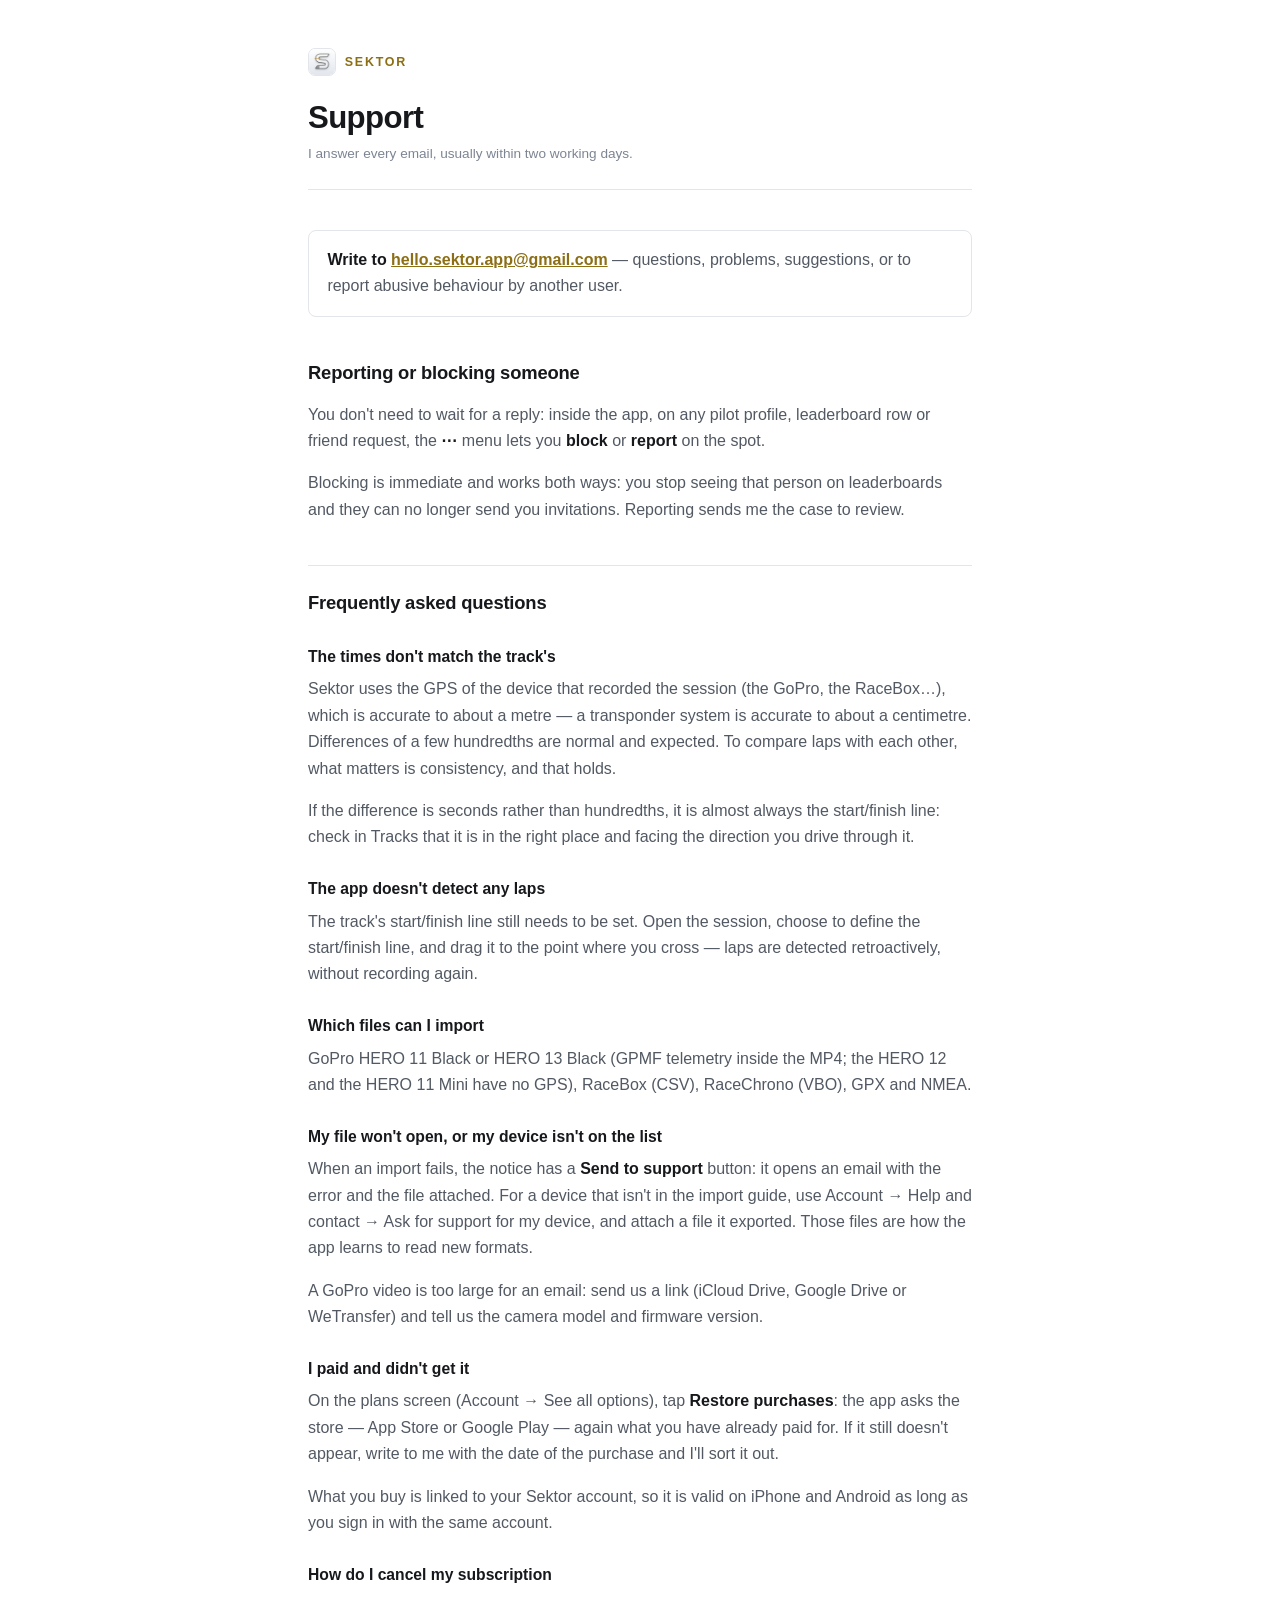
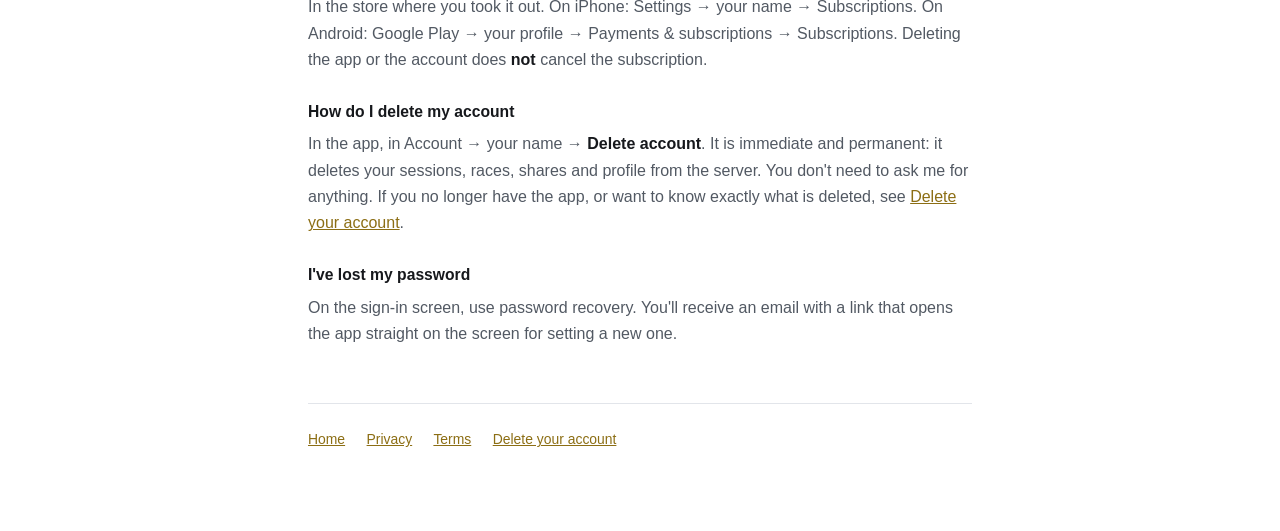
<file: suporte.html>
<!DOCTYPE html>
<html lang="en">
<head>
<meta charset="utf-8">
<meta name="viewport" content="width=device-width, initial-scale=1">
<title>Support · Sektor</title>
<link rel="icon" type="image/png" sizes="32x32" href="favicon-32.png?v=5">
<link rel="apple-touch-icon" href="favicon-180.png?v=5">
<link rel="stylesheet" href="style.css">
</head>
<body>
<div class="wrap">

<header class="site">
  <a class="brand" href="./"><img src="icon.png" alt="">Sektor</a>
  <h1>Support</h1>
  <p class="updated">I answer every email, usually within two working days.</p>
</header>

<div class="box">
  <p><strong>Write to <a href="mailto:hello.sektor.app@gmail.com">hello.sektor.app@gmail.com</a></strong> — questions, problems, suggestions, or to report abusive behaviour by another user.</p>
</div>

<h2>Reporting or blocking someone</h2>
<p>You don't need to wait for a reply: inside the app, on any pilot profile, leaderboard row or friend request, the <strong>⋯</strong> menu lets you <strong>block</strong> or <strong>report</strong> on the spot.</p>
<p>Blocking is immediate and works both ways: you stop seeing that person on leaderboards and they can no longer send you invitations. Reporting sends me the case to review.</p>

<h2>Frequently asked questions</h2>

<h3>The times don't match the track's</h3>
<p>Sektor uses the GPS of the device that recorded the session (the GoPro, the RaceBox…), which is accurate to about a metre — a transponder system is accurate to about a centimetre. Differences of a few hundredths are normal and expected. To compare laps with each other, what matters is consistency, and that holds.</p>
<p>If the difference is seconds rather than hundredths, it is almost always the start/finish line: check in Tracks that it is in the right place and facing the direction you drive through it.</p>

<h3>The app doesn't detect any laps</h3>
<p>The track's start/finish line still needs to be set. Open the session, choose to define the start/finish line, and drag it to the point where you cross — laps are detected retroactively, without recording again.</p>

<h3>Which files can I import</h3>
<p>GoPro HERO 11 Black or HERO 13 Black (GPMF telemetry inside the MP4; the HERO 12 and the HERO 11 Mini have no GPS), RaceBox (CSV), RaceChrono (VBO), GPX and NMEA.</p>

<h3>My file won't open, or my device isn't on the list</h3>
<p>When an import fails, the notice has a <strong>Send to support</strong> button: it opens an email with the error and the file attached. For a device that isn't in the import guide, use Account → Help and contact → Ask for support for my device, and attach a file it exported. Those files are how the app learns to read new formats.</p>
<p>A GoPro video is too large for an email: send us a link (iCloud Drive, Google Drive or WeTransfer) and tell us the camera model and firmware version.</p>

<h3>I paid and didn't get it</h3>
<p>On the plans screen (Account → See all options), tap <strong>Restore purchases</strong>: the app asks the store — App Store or Google Play — again what you have already paid for. If it still doesn't appear, write to me with the date of the purchase and I'll sort it out.</p>
<p>What you buy is linked to your Sektor account, so it is valid on iPhone and Android as long as you sign in with the same account.</p>

<h3>How do I cancel my subscription</h3>
<p>In the store where you took it out. On iPhone: Settings → your name → Subscriptions. On Android: Google Play → your profile → Payments &amp; subscriptions → Subscriptions. Deleting the app or the account does <strong>not</strong> cancel the subscription.</p>

<h3>How do I delete my account</h3>
<p>In the app, in Account → your name → <strong>Delete account</strong>. It is immediate and permanent: it deletes your sessions, races, shares and profile from the server. You don't need to ask me for anything. If you no longer have the app, or want to know exactly what is deleted, see <a href="apagar-conta.html">Delete your account</a>.</p>

<h3>I've lost my password</h3>
<p>On the sign-in screen, use password recovery. You'll receive an email with a link that opens the app straight on the screen for setting a new one.</p>

<footer class="site">
  <a href="./">Home</a>
  <a href="privacidade.html">Privacy</a>
  <a href="termos.html">Terms</a>
  <a href="apagar-conta.html">Delete your account</a>
</footer>

</div>
</body>
</html>
</file>
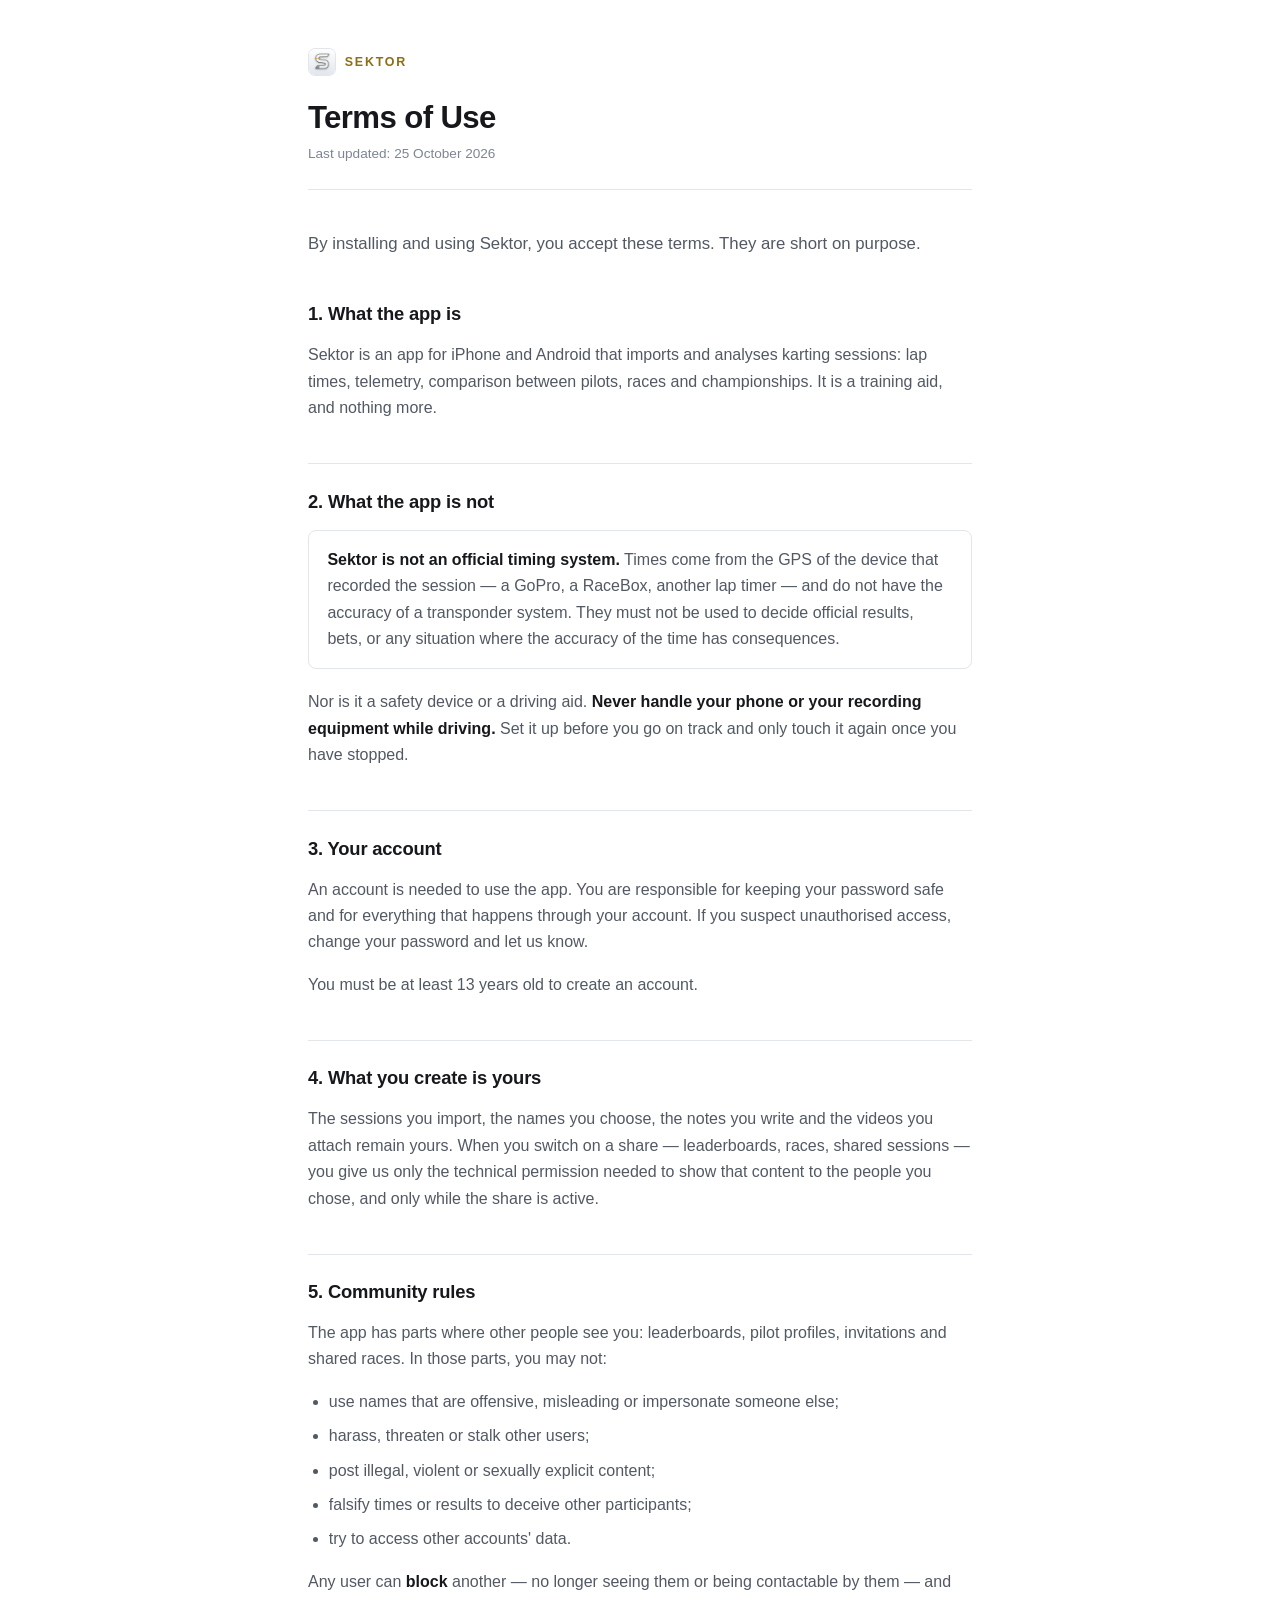
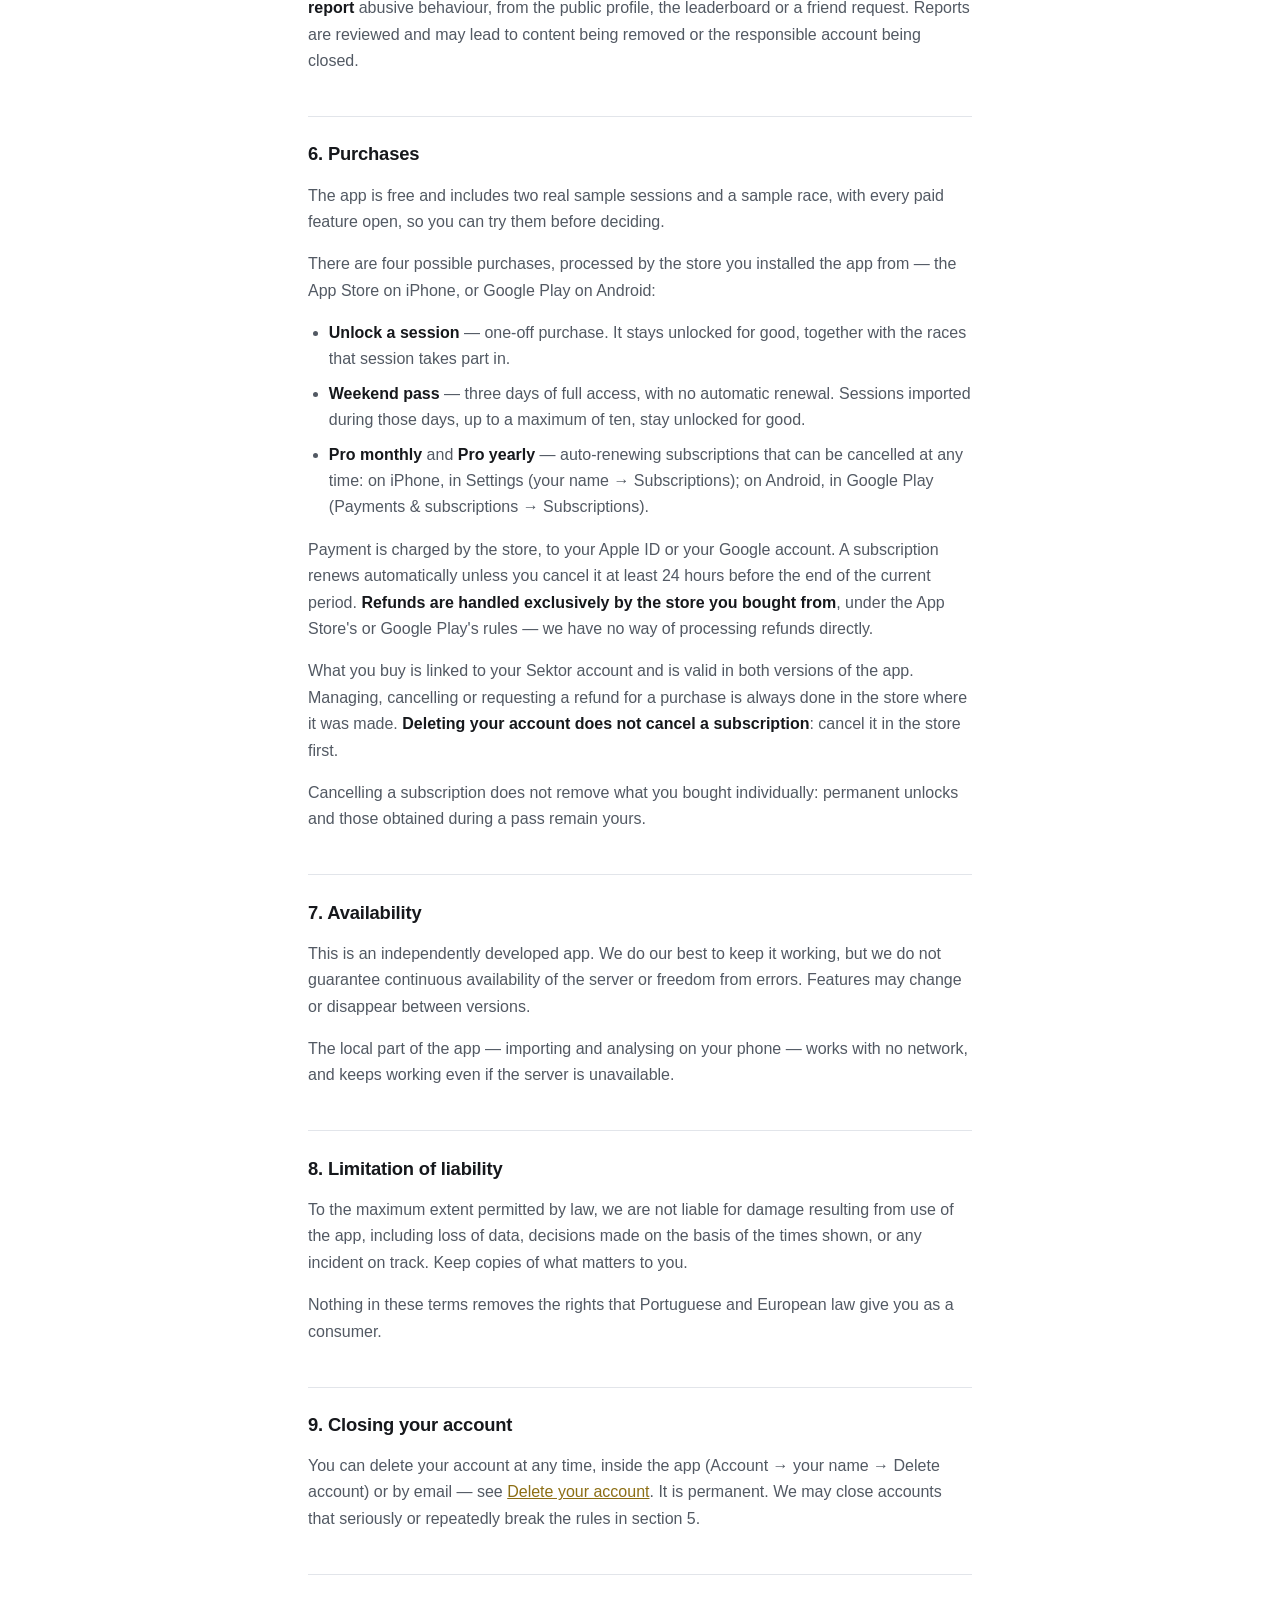
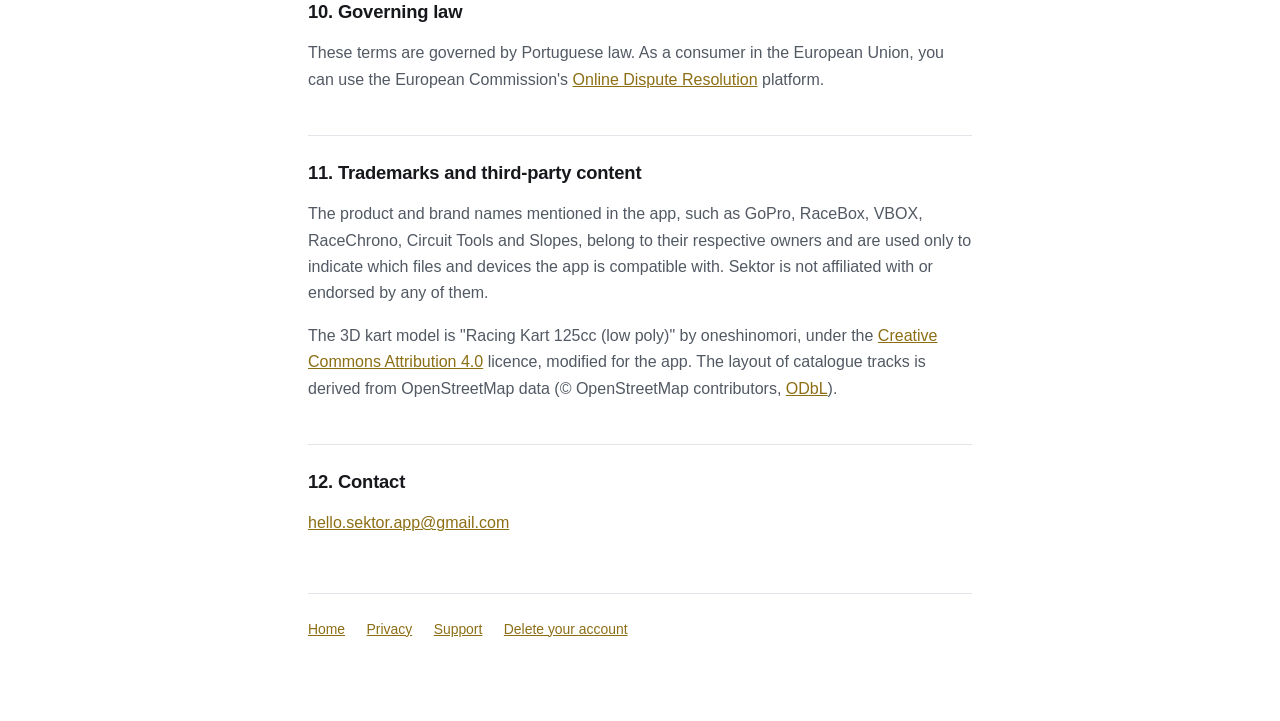
<file: termos.html>
<!DOCTYPE html>
<html lang="en">
<head>
<meta charset="utf-8">
<meta name="viewport" content="width=device-width, initial-scale=1">
<title>Terms of Use · Sektor</title>
<link rel="icon" type="image/png" sizes="32x32" href="favicon-32.png?v=5">
<link rel="apple-touch-icon" href="favicon-180.png?v=5">
<link rel="stylesheet" href="style.css">
</head>
<body>
<div class="wrap">

<header class="site">
  <a class="brand" href="./"><img src="icon.png" alt="">Sektor</a>
  <h1>Terms of Use</h1>
  <p class="updated">Last updated: 25 October 2026</p>
</header>

<p class="lead">By installing and using Sektor, you accept these terms. They are short on purpose.</p>

<h2>1. What the app is</h2>
<p>Sektor is an app for iPhone and Android that imports and analyses karting sessions: lap times, telemetry, comparison between pilots, races and championships. It is a training aid, and nothing more.</p>

<h2>2. What the app is not</h2>
<div class="box">
  <p><strong>Sektor is not an official timing system.</strong> Times come from the GPS of the device that recorded the session — a GoPro, a RaceBox, another lap timer — and do not have the accuracy of a transponder system. They must not be used to decide official results, bets, or any situation where the accuracy of the time has consequences.</p>
</div>
<p>Nor is it a safety device or a driving aid. <strong>Never handle your phone or your recording equipment while driving.</strong> Set it up before you go on track and only touch it again once you have stopped.</p>

<h2>3. Your account</h2>
<p>An account is needed to use the app. You are responsible for keeping your password safe and for everything that happens through your account. If you suspect unauthorised access, change your password and let us know.</p>
<p>You must be at least 13 years old to create an account.</p>

<h2>4. What you create is yours</h2>
<p>The sessions you import, the names you choose, the notes you write and the videos you attach remain yours. When you switch on a share — leaderboards, races, shared sessions — you give us only the technical permission needed to show that content to the people you chose, and only while the share is active.</p>

<h2>5. Community rules</h2>
<p>The app has parts where other people see you: leaderboards, pilot profiles, invitations and shared races. In those parts, you may not:</p>
<ul>
  <li>use names that are offensive, misleading or impersonate someone else;</li>
  <li>harass, threaten or stalk other users;</li>
  <li>post illegal, violent or sexually explicit content;</li>
  <li>falsify times or results to deceive other participants;</li>
  <li>try to access other accounts' data.</li>
</ul>
<p>Any user can <strong>block</strong> another — no longer seeing them or being contactable by them — and <strong>report</strong> abusive behaviour, from the public profile, the leaderboard or a friend request. Reports are reviewed and may lead to content being removed or the responsible account being closed.</p>

<h2>6. Purchases</h2>
<p>The app is free and includes two real sample sessions and a sample race, with every paid feature open, so you can try them before deciding.</p>
<p>There are four possible purchases, processed by the store you installed the app from — the App Store on iPhone, or Google Play on Android:</p>
<ul>
  <li><strong>Unlock a session</strong> — one-off purchase. It stays unlocked for good, together with the races that session takes part in.</li>
  <li><strong>Weekend pass</strong> — three days of full access, with no automatic renewal. Sessions imported during those days, up to a maximum of ten, stay unlocked for good.</li>
  <li><strong>Pro monthly</strong> and <strong>Pro yearly</strong> — auto-renewing subscriptions that can be cancelled at any time: on iPhone, in Settings (your name → Subscriptions); on Android, in Google Play (Payments &amp; subscriptions → Subscriptions).</li>
</ul>
<p>Payment is charged by the store, to your Apple ID or your Google account. A subscription renews automatically unless you cancel it at least 24 hours before the end of the current period. <strong>Refunds are handled exclusively by the store you bought from</strong>, under the App Store's or Google Play's rules — we have no way of processing refunds directly.</p>
<p>What you buy is linked to your Sektor account and is valid in both versions of the app. Managing, cancelling or requesting a refund for a purchase is always done in the store where it was made. <strong>Deleting your account does not cancel a subscription</strong>: cancel it in the store first.</p>
<p>Cancelling a subscription does not remove what you bought individually: permanent unlocks and those obtained during a pass remain yours.</p>

<h2>7. Availability</h2>
<p>This is an independently developed app. We do our best to keep it working, but we do not guarantee continuous availability of the server or freedom from errors. Features may change or disappear between versions.</p>
<p>The local part of the app — importing and analysing on your phone — works with no network, and keeps working even if the server is unavailable.</p>

<h2>8. Limitation of liability</h2>
<p>To the maximum extent permitted by law, we are not liable for damage resulting from use of the app, including loss of data, decisions made on the basis of the times shown, or any incident on track. Keep copies of what matters to you.</p>
<p>Nothing in these terms removes the rights that Portuguese and European law give you as a consumer.</p>

<h2>9. Closing your account</h2>
<p>You can delete your account at any time, inside the app (Account → your name → Delete account) or by email — see <a href="apagar-conta.html">Delete your account</a>. It is permanent. We may close accounts that seriously or repeatedly break the rules in section 5.</p>

<h2>10. Governing law</h2>
<p>These terms are governed by Portuguese law. As a consumer in the European Union, you can use the European Commission's <a href="https://ec.europa.eu/consumers/odr" rel="noopener">Online Dispute Resolution</a> platform.</p>

<h2>11. Trademarks and third-party content</h2>
<p>The product and brand names mentioned in the app, such as GoPro, RaceBox, VBOX, RaceChrono, Circuit Tools and Slopes, belong to their respective owners and are used only to indicate which files and devices the app is compatible with. Sektor is not affiliated with or endorsed by any of them.</p>
<p>The 3D kart model is "Racing Kart 125cc (low poly)" by oneshinomori, under the <a href="https://creativecommons.org/licenses/by/4.0/" rel="noopener">Creative Commons Attribution 4.0</a> licence, modified for the app. The layout of catalogue tracks is derived from OpenStreetMap data (© OpenStreetMap contributors, <a href="https://www.openstreetmap.org/copyright" rel="noopener">ODbL</a>).</p>

<h2>12. Contact</h2>
<p><a href="mailto:hello.sektor.app@gmail.com">hello.sektor.app@gmail.com</a></p>

<footer class="site">
  <a href="./">Home</a>
  <a href="privacidade.html">Privacy</a>
  <a href="suporte.html">Support</a>
  <a href="apagar-conta.html">Delete your account</a>
</footer>

</div>
</body>
</html>
</file>
<file: style.css>
:root {
  --ground: #ffffff;
  --surface: #ffffff;
  --ink: #16181c;
  --ink-soft: #525963;
  --ink-faint: #7d8593;
  --line: #e2e5ea;
  --accent: #8c6e14;
  --accent-line: #d6a21e;
  --code-bg: #f0f2f5;
}
* { box-sizing: border-box; }
html { -webkit-text-size-adjust: 100%; }
body {
  margin: 0;
  background: var(--ground);
  color: var(--ink);
  font: 16px/1.65 -apple-system, BlinkMacSystemFont, "Segoe UI", Roboto, Helvetica, Arial, sans-serif;
  -webkit-font-smoothing: antialiased;
}
.wrap { max-width: 44rem; margin: 0 auto; padding: 3rem 1.25rem 5rem; }
header.site { border-bottom: 1px solid var(--line); padding-bottom: 1.5rem; margin-bottom: 2.5rem; }
.brand {
  font-size: .78rem; letter-spacing: .14em; text-transform: uppercase;
  color: var(--accent); font-weight: 600; text-decoration: none;
}
h1 { font-size: 1.95rem; line-height: 1.2; letter-spacing: -.02em; margin: .9rem 0 .4rem; }
.updated { color: var(--ink-faint); font-size: .85rem; margin: 0; }
h2 {
  font-size: 1.15rem; letter-spacing: -.01em; margin: 2.6rem 0 .8rem;
  padding-top: 1.4rem; border-top: 1px solid var(--line);
}
h2:first-of-type { border-top: 0; padding-top: 0; }
h3 { font-size: .98rem; margin: 1.6rem 0 .4rem; }
p, li { color: var(--ink-soft); }
p { margin: 0 0 1rem; }
strong { color: var(--ink); font-weight: 600; }
ul, ol { padding-left: 1.3rem; margin: 0 0 1rem; }
li { margin-bottom: .5rem; }
a { color: var(--accent); }
a:hover { text-decoration: none; }
code {
  font-family: ui-monospace, SFMono-Regular, Menlo, monospace;
  font-size: .88em; background: var(--code-bg); padding: .12em .4em; border-radius: 4px;
}
table { width: 100%; border-collapse: collapse; margin: 0 0 1.25rem; font-size: .93rem; }
th, td { text-align: left; padding: .6rem .7rem; border-bottom: 1px solid var(--line); vertical-align: top; }
th { color: var(--ink); font-weight: 600; font-size: .8rem; text-transform: uppercase; letter-spacing: .05em; }
td { color: var(--ink-soft); }
.wide { overflow-x: auto; }
.lead { font-size: 1.05rem; color: var(--ink-soft); }
.box {
  background: var(--surface); border: 1px solid var(--line);
  border-radius: 8px; padding: 1rem 1.15rem; margin: 0 0 1.25rem;
}
.box p:last-child { margin-bottom: 0; }
footer.site {
  margin-top: 3.5rem; padding-top: 1.5rem; border-top: 1px solid var(--line);
  font-size: .87rem; color: var(--ink-faint);
}
footer.site a { margin-right: 1.1rem; }

/* Brand mark, shared by the landing page and the legal pages */
.brand { display: inline-flex; align-items: center; gap: .55rem; }
.brand img { width: 28px; height: 28px; border-radius: 7px; border: 1px solid var(--line); background: #fff; }

/* ---- Landing page (body.home) ---- */
.home {
  --purple: #8b3dff;
  --green: #1fb85a;
  --yellow: #f2b705;
  --tint: #f4f5f7;
  --screen: #f4f5f7;
  --bezel: #1b1d22;
}
.home { font-size: 17px; overflow-x: hidden; }
.home p, .home li { color: var(--ink-soft); }
.container { max-width: 72rem; margin: 0 auto; padding: 0 1.25rem; }

.topbar { position: sticky; top: 0; z-index: 10; background: color-mix(in srgb, var(--ground) 85%, transparent);
  backdrop-filter: saturate(1.4) blur(14px); -webkit-backdrop-filter: saturate(1.4) blur(14px); border-bottom: 1px solid var(--line); }
.topbar .container { display: flex; align-items: center; justify-content: space-between; height: 4rem; }
.topbar .brand { font-size: 1.15rem; letter-spacing: -.01em; text-transform: none; color: var(--ink); font-weight: 700; }
.topbar .brand img { width: 36px; height: 36px; border-radius: 9px; }
.topbar .brand small { display: block; font-size: .7rem; font-weight: 500; color: var(--ink-faint); letter-spacing: .02em; }
.topbar nav { display: flex; gap: 1.5rem; }
.topbar nav a { color: var(--ink-soft); text-decoration: none; font-size: .92rem; font-weight: 500; }
.topbar nav a:hover { color: var(--ink); }

.hero { padding: 5rem 0 4rem; }
.hero .container { display: grid; grid-template-columns: 1.05fr 1fr; gap: 3rem; align-items: center; }
.eyebrow { font-size: .78rem; letter-spacing: .14em; text-transform: uppercase; color: var(--accent); font-weight: 700; margin: 0 0 1rem; }
.hero h1 { font-size: clamp(2.5rem, 5.6vw, 4.2rem); line-height: 1.02; letter-spacing: -.035em; margin: 0 0 1.4rem; }
.hero .lead { font-size: 1.15rem; max-width: 32rem; }
.hero .lead strong { color: var(--ink); font-weight: 600; }
.stores { display: flex; flex-wrap: wrap; gap: .75rem; margin-top: 2rem; }
.store { display: inline-flex; align-items: center; gap: .6rem; padding: .7rem 1.1rem; border-radius: 12px;
  background: #000; color: #fff; border: 1px solid #a6a6a6; text-decoration: none; line-height: 1.15; }
.store svg { width: 24px; height: 24px; fill: currentColor; flex: none; }
.store span { font-size: .68rem; opacity: .7; display: block; }
.store b { font-size: 1rem; font-weight: 600; }
.store-note { font-size: .85rem; color: var(--ink-faint); margin-top: .8rem; }

/* Phones */
.phones { position: relative; height: 34rem; }
.phone { position: absolute; width: 15.5rem; aspect-ratio: 9 / 19.3; border-radius: 2.6rem; background: var(--bezel);
  padding: .55rem; box-shadow: 0 30px 60px -20px rgba(15, 20, 30, .35), 0 0 0 1px rgba(255,255,255,.06) inset; }
.phone .screen { position: relative; height: 100%; border-radius: 2.1rem; overflow: hidden; background: var(--screen);
  font-size: 11px; line-height: 1.3; color: var(--ink); }
.phone.ios .screen::before { content: ""; position: absolute; top: .45rem; left: 50%; translate: -50% 0; width: 5.2rem; height: 1.35rem;
  border-radius: 1rem; background: #000; z-index: 3; }
.phone.android { border-radius: 2rem; }
.phone.android .screen { border-radius: 1.6rem; }
.phone.android .screen::before { content: ""; position: absolute; top: .55rem; left: 50%; translate: -50% 0; width: .7rem; height: .7rem;
  border-radius: 50%; background: #000; z-index: 3; }
.phones .phone:nth-child(1) { left: 6%; top: 1.5rem; rotate: -4deg; z-index: 2; }
.phones .phone:nth-child(2) { right: 4%; top: 0; rotate: 5deg; }
.phone.solo { position: relative; margin: 0 auto; }
.phone .screen > img { display: block; width: 100%; height: 100%; object-fit: cover; object-position: top; }

.map { position: absolute; inset: 0; background: #dfe7d9; }
.map svg { width: 100%; height: 100%; display: block; }
.sheet { position: absolute; left: 0; right: 0; bottom: 0; background: var(--surface); border-radius: 1.2rem 1.2rem 0 0;
  padding: .6rem .85rem 1rem; box-shadow: 0 -6px 20px rgba(0,0,0,.12); }
.sheet::before { content: ""; display: block; width: 2.2rem; height: .25rem; border-radius: 1rem; background: var(--line); margin: 0 auto .6rem; }
.sheet h4, .pane h4 { margin: 0 0 .1rem; font-size: 13px; }
.sub { color: var(--ink-faint); font-size: 10px; }
.stats { display: grid; grid-template-columns: repeat(3, 1fr); gap: .4rem; margin: .55rem 0; }
.stats div { background: var(--screen); border-radius: .5rem; padding: .35rem .45rem; }
.stats b { display: block; font-size: 11.5px; white-space: nowrap; font-variant-numeric: tabular-nums; }
.stats .sub { white-space: nowrap; }
.rows { list-style: none; margin: 0; padding: 0; }
.rows li { display: flex; justify-content: space-between; align-items: center; padding: .32rem 0; border-top: 1px solid var(--line);
  margin: 0; color: var(--ink); font-variant-numeric: tabular-nums; }
.rows li span:first-child { color: var(--ink-faint); }
.best { color: var(--purple) !important; font-weight: 700; }
.good { color: var(--green); }
.pill { font-size: 9px; font-weight: 700; padding: .1rem .35rem; border-radius: .3rem; background: var(--purple); color: #fff; }

.pane { position: absolute; inset: 0; padding: 2.4rem .85rem .85rem; display: flex; flex-direction: column; gap: .55rem; }
.pane h3 { font-size: 18px; margin: 0; letter-spacing: -.02em; }
.card { background: var(--surface); border-radius: .75rem; padding: .6rem .7rem; }
.chart svg { width: 100%; display: block; }
.legend { display: flex; gap: .7rem; font-size: 9.5px; color: var(--ink-faint); margin-top: .3rem; }
.legend i { display: inline-block; width: .6rem; height: .2rem; border-radius: 1rem; vertical-align: middle; margin-right: .25rem; }
.file { display: flex; align-items: center; gap: .55rem; }
.file .ext { width: 2rem; height: 2rem; border-radius: .5rem; display: grid; place-items: center; font-size: 8.5px; font-weight: 800;
  color: #fff; flex: none; }
.file b { display: block; font-size: 11.5px; }
.progress { height: .3rem; border-radius: 1rem; background: var(--line); overflow: hidden; margin-top: .35rem; }
.progress i { display: block; height: 100%; width: 100%; background: var(--green); }
.corner { display: flex; justify-content: space-between; align-items: center; }
.corner b { font-size: 12px; }
.delta-bad { color: #d0101f; font-weight: 700; font-variant-numeric: tabular-nums; }
.delta-good { color: var(--green); font-weight: 700; font-variant-numeric: tabular-nums; }
.sectors { display: flex; gap: 2px; margin-top: .4rem; }
.sectors i { flex: 1; height: .4rem; border-radius: 2px; }
.pos { display: inline-grid; place-items: center; width: 1.3rem; height: 1.3rem; border-radius: 50%; font-size: 10px; font-weight: 800;
  background: var(--screen); color: var(--ink) !important; }
.p1 { background: #f2c94c; color: #3d2f00 !important; }
.p2 { background: #c9cfd8; color: #2b3138 !important; }
.p3 { background: #d9a273; color: #3a2210 !important; }
.who { flex: 1; margin-left: .5rem; color: var(--ink) !important; }
.me { background: color-mix(in srgb, var(--accent-line) 14%, transparent); border-radius: .4rem; padding-left: .3rem !important; padding-right: .3rem !important; }

/* Feature blocks */
.feature { padding: 5.5rem 0; border-top: 1px solid var(--line); }
.feature .container { display: grid; grid-template-columns: 1fr 1fr; gap: 4rem; align-items: center; }
.feature.flip .copy { order: 2; }
.feature .copy h2 { font-size: .8rem; letter-spacing: .14em; text-transform: uppercase; color: var(--accent); margin: 0 0 .8rem;
  padding: 0; border: 0; }
.feature .copy h3 { font-size: clamp(1.8rem, 3.4vw, 2.6rem); line-height: 1.08; letter-spacing: -.03em; margin: 0 0 1.2rem; }
.feature .copy p { font-size: 1.05rem; max-width: 30rem; }
.feature .visual { display: flex; justify-content: center; padding: 1rem 0; }
.chips { display: flex; flex-wrap: wrap; gap: .45rem; margin-top: 1.3rem; padding: 0; list-style: none; }
.chips li { margin: 0; font-size: .82rem; font-weight: 600; padding: .3rem .7rem; border-radius: 2rem; border: 1px solid var(--line);
  background: var(--surface); color: var(--ink); }
.see-all { margin: 1.2rem 0 0; font-size: .95rem; font-weight: 600; }
.see-all a { text-decoration: none; }

/* Compatibility */
.compat { padding: 5.5rem 0; border-top: 1px solid var(--line); }
.compat table { margin: 0; font-size: .97rem; }
.compat th, .compat td { padding: 1rem 1.5rem 1rem 0; }
.compat td:first-child { color: var(--ink); width: 24%; }
.compat td:first-child b { font-weight: 700; }
.compat td:nth-child(2) { color: var(--ink); font-weight: 600; white-space: nowrap; }
.compat-foot { display: grid; grid-template-columns: 1fr 1fr; gap: 1rem 3rem; margin-top: 2.2rem; }
.compat-foot p { margin: 0; font-size: .97rem; }

/* More grid */
.more { padding: 5.5rem 0; border-top: 1px solid var(--line); background: var(--surface); }
.section-title { font-size: clamp(1.8rem, 3.4vw, 2.6rem); letter-spacing: -.03em; line-height: 1.1; margin: 0 0 3rem; padding: 0; border: 0; }
.grid { display: grid; grid-template-columns: repeat(3, 1fr); gap: 2.4rem 2.2rem; }
.grid h4 { font-size: 1.05rem; margin: .8rem 0 .4rem; letter-spacing: -.01em; }
.grid p { font-size: .95rem; margin: 0; }
.icon { width: 2.6rem; height: 2.6rem; border-radius: .75rem; display: grid; place-items: center; background: var(--tint); color: var(--accent-line); }
.icon svg { width: 1.35rem; height: 1.35rem; fill: none; stroke: currentColor; stroke-width: 1.8; stroke-linecap: round; stroke-linejoin: round; }

/* Pricing */
.pricing { padding: 5.5rem 0; border-top: 1px solid var(--line); }
.pricing .intro, .compat .intro { max-width: 40rem; margin: -1.8rem 0 2.8rem; font-size: 1.05rem; }
.plans { display: grid; grid-template-columns: repeat(4, 1fr); gap: 1rem; }
.plan { background: var(--surface); border: 1px solid var(--line); border-radius: 1rem; padding: 1.4rem 1.3rem; display: flex; flex-direction: column; }
.plan.featured { border-color: var(--accent-line); box-shadow: 0 0 0 1px var(--accent-line); }
.plan h4 { margin: 0; font-size: 1rem; }
.price { font-size: 2rem; font-weight: 700; letter-spacing: -.03em; margin: .5rem 0 .1rem; color: var(--ink); }
.price small { font-size: .9rem; font-weight: 500; color: var(--ink-faint); letter-spacing: 0; }
.plan .alt { font-size: .85rem; color: var(--ink-faint); margin: 0 0 1rem; min-height: 1.3em; }
.plan ul { list-style: none; padding: 0; margin: 0; font-size: .92rem; }
.plan li { padding-left: 1.3rem; position: relative; margin-bottom: .5rem; }
.plan li::before { content: ""; position: absolute; left: 0; top: .45em; width: .55rem; height: .3rem; border-left: 2px solid var(--accent-line);
  border-bottom: 2px solid var(--accent-line); rotate: -45deg; }
.fineprint { font-size: .85rem; color: var(--ink-faint); margin-top: 1.5rem; }

/* Maker + CTA + footer */
.maker { padding: 5rem 0; border-top: 1px solid var(--line); }
.maker .container { max-width: 46rem; text-align: center; }
.maker blockquote { margin: 0; font-size: clamp(1.3rem, 2.4vw, 1.7rem); line-height: 1.35; letter-spacing: -.015em; color: var(--ink); font-weight: 500; }
.maker cite { display: block; margin-top: 1.2rem; font-style: normal; color: var(--ink-faint); font-size: .95rem; }
.cta { padding: 5rem 0 6rem; text-align: center; border-top: 1px solid var(--line); }
.cta h2 { font-size: clamp(2rem, 4.5vw, 3.2rem); letter-spacing: -.035em; line-height: 1.05; margin: 0 0 1rem; padding: 0; border: 0; }
.cta p { max-width: 34rem; margin: 0 auto; font-size: 1.05rem; }
.cta .stores { justify-content: center; }
.footer { border-top: 1px solid var(--line); padding: 2.5rem 0 3rem; font-size: .88rem; color: var(--ink-faint); }
.footer .container { display: flex; flex-wrap: wrap; gap: 1.5rem 3rem; justify-content: space-between; align-items: flex-start; }
.footer nav { display: flex; flex-wrap: wrap; gap: .6rem 1.4rem; }
.footer a { color: var(--ink-soft); text-decoration: none; }
.footer a:hover { color: var(--accent); }
.footer p { margin: .4rem 0 0; color: var(--ink-faint); }

@media (max-width: 960px) {
  .plans { grid-template-columns: repeat(2, 1fr); }
  .grid { grid-template-columns: repeat(2, 1fr); }
}
@media (max-width: 800px) {
  .compat thead { display: none; }
  .compat table, .compat tbody, .compat tr, .compat td { display: block; width: auto !important; }
  .compat tr { padding: 1.1rem 0; border-bottom: 1px solid var(--line); }
  .compat td { border: 0; padding: 0; }
  .compat td:nth-child(2) { margin: .15rem 0 .4rem; color: var(--accent); white-space: normal; }
  .compat-foot { grid-template-columns: 1fr; }
  .topbar nav { display: none; }
  .hero { padding: 3rem 0 2rem; }
  .hero .container, .feature .container { grid-template-columns: 1fr; gap: 2.5rem; }
  .feature.flip .copy { order: 0; }
  .feature { padding: 4rem 0; }
  .phones { height: 30rem; max-width: 26rem; margin: 0 auto; width: 100%; }
  .phones .phone { width: 13.5rem; }
  .phones .phone:nth-child(1) { left: 0; }
  .phones .phone:nth-child(2) { right: 0; }
}
@media (max-width: 560px) {
  .grid, .plans { grid-template-columns: 1fr; }
  .phones { height: 25rem; }
  .phones .phone { width: 11.5rem; }
  .phone .screen { font-size: 9.5px; }
}
.home section[id] { scroll-margin-top: 4rem; }
</file>
